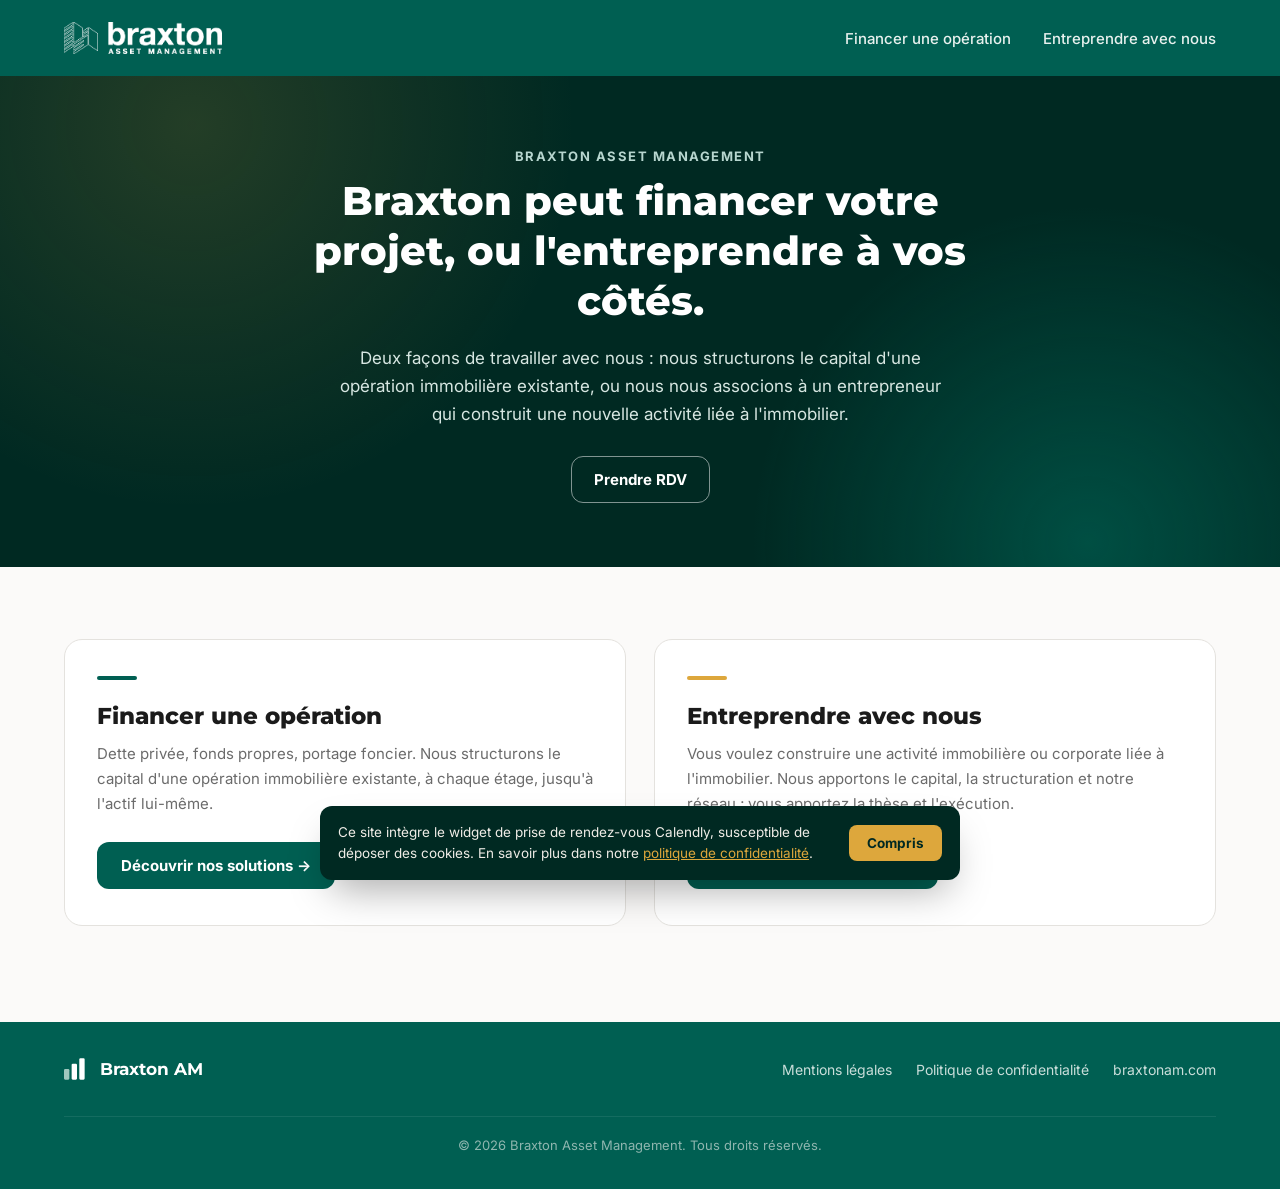
<file: index.html>
<!DOCTYPE html>
<html lang="fr">
<head>
<meta charset="UTF-8">
<meta name="viewport" content="width=device-width, initial-scale=1.0">
<title>Braxton Studio</title>
<meta name="description" content="Braxton structure le capital des opérations immobilières et s'associe à des entrepreneurs qui construisent de nouvelles activités liées à l'immobilier.">
<link rel="preconnect" href="https://fonts.googleapis.com">
<link rel="preconnect" href="https://fonts.gstatic.com" crossorigin>
<link href="https://fonts.googleapis.com/css2?family=Montserrat:wght@600;700;800&family=Inter:wght@400;500;600;700&display=swap" rel="stylesheet">
<link rel="stylesheet" href="style.css">
<link rel="icon" type="image/png" sizes="32x32" href="assets/favicon-braxtonam.png">
<link rel="icon" type="image/png" sizes="192x192" href="assets/favicon-braxtonam.png">
<link rel="apple-touch-icon" href="assets/favicon-braxtonam.png">
</head>
<body>

<!-- ===== HEADER ===== -->
<header class="site-header">
  <div class="container header-inner">
    <a href="index.html" class="logo">
      <img src="assets/braxton-am-logo-white.png" alt="Braxton Asset Management" class="logo-img">
    </a>
    <nav class="main-nav">
      <a href="financement.html">Financer une opération</a>
      <a href="lab.html">Entreprendre avec nous</a>
    </nav>
  </div>
</header>

<!-- ===== HERO / POSITIONNEMENT ===== -->
<section class="page-hero page-hero-glow">
  <div class="container page-hero-inner">
    <p class="eyebrow">Braxton Asset Management</p>
    <h1>Braxton peut financer votre projet, ou l'entreprendre à vos côtés.</h1>
    <p class="page-hero-lead">Deux façons de travailler avec nous : nous structurons le capital d'une opération immobilière existante, ou nous nous associons à un entrepreneur qui construit une nouvelle activité liée à l'immobilier.</p>
    <div class="page-hero-ctas">
      <a href="https://calendly.com/jb-braxtonam/30min" class="btn-secondary calendly-cta">Prendre RDV</a>
    </div>
  </div>
</section>

<!-- ===== DEUX PORTES D'ENTREE ===== -->
<section class="doors">
  <div class="container doors-grid">
    <a href="financement.html" class="door door-a reveal" aria-label="Financer une opération — Découvrir nos solutions">
      <span class="door-accent"></span>
      <h2>Financer une opération</h2>
      <p>Dette privée, fonds propres, portage foncier. Nous structurons le capital d'une opération immobilière existante, à chaque étage, jusqu'à l'actif lui-même.</p>
      <span class="btn-primary">Découvrir nos solutions &rarr;</span>
    </a>
    <a href="lab.html" class="door door-b reveal reveal-1" aria-label="Entreprendre avec nous — Découvrir Braxton Studio">
      <span class="door-accent"></span>
      <h2>Entreprendre avec nous</h2>
      <p>Vous voulez construire une activité immobilière ou corporate liée à l'immobilier. Nous apportons le capital, la structuration et notre réseau ; vous apportez la thèse et l'exécution.</p>
      <span class="btn-primary">Découvrir Braxton Studio &rarr;</span>
    </a>
  </div>
</section>

<!-- ===== FOOTER ===== -->
<footer class="site-footer">
  <div class="container footer-inner">
    <div class="footer-brand">
      <svg width="26" height="22" viewBox="0 0 34 28" fill="none"><rect x="0" y="14" width="7" height="14" rx="1.5" fill="#9FC7BE"/><rect x="10" y="7" width="7" height="21" rx="1.5" fill="#FFFFFF"/><rect x="20" y="0" width="7" height="28" rx="1.5" fill="#FFFFFF"/></svg>
      <span>Braxton AM</span>
    </div>
    <nav class="footer-nav">
      <a href="mentions-legales.html">Mentions légales</a>
      <a href="confidentialite.html">Politique de confidentialité</a>
      <a href="https://braxtonam.com" target="_blank" rel="noopener">braxtonam.com</a>
    </nav>
    <p class="footer-copy">© 2026 Braxton Asset Management. Tous droits réservés.</p>
  </div>
</footer>

<script src="script.js"></script>
</body>
</html>
</file>
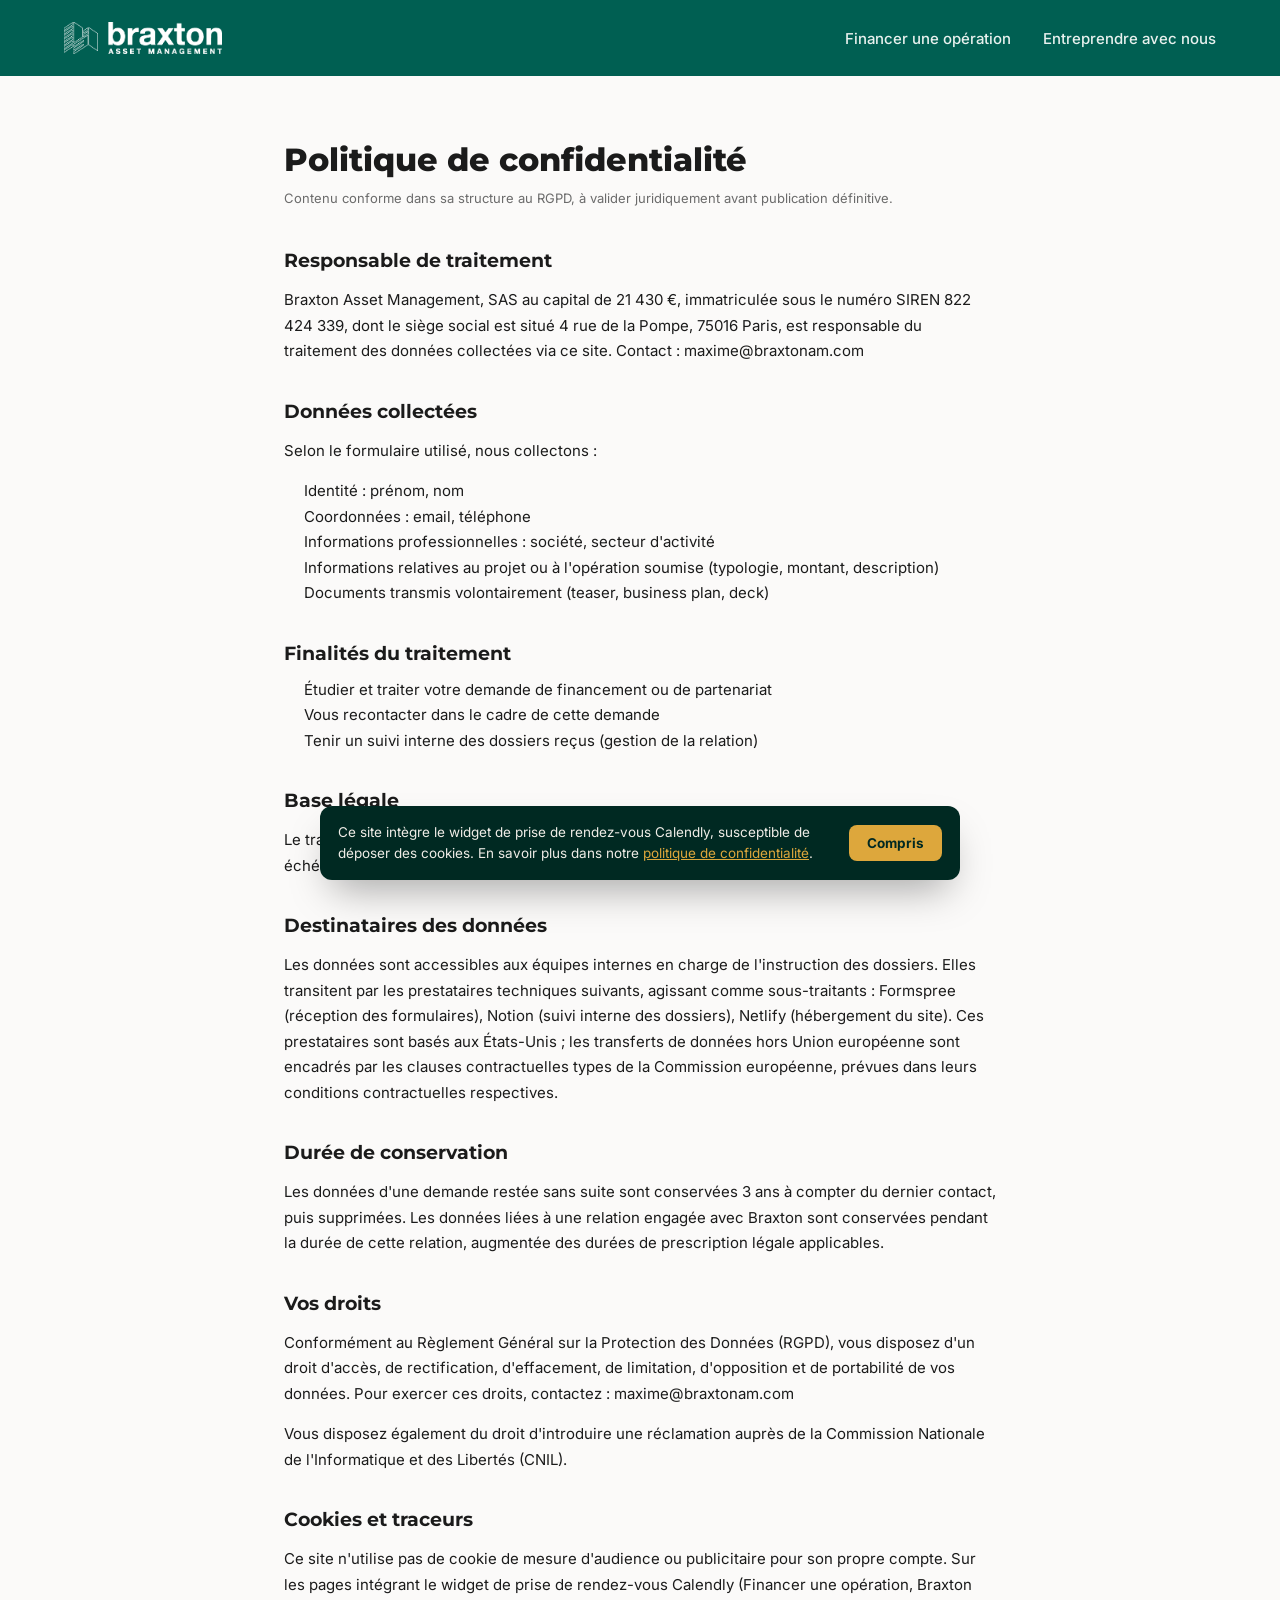
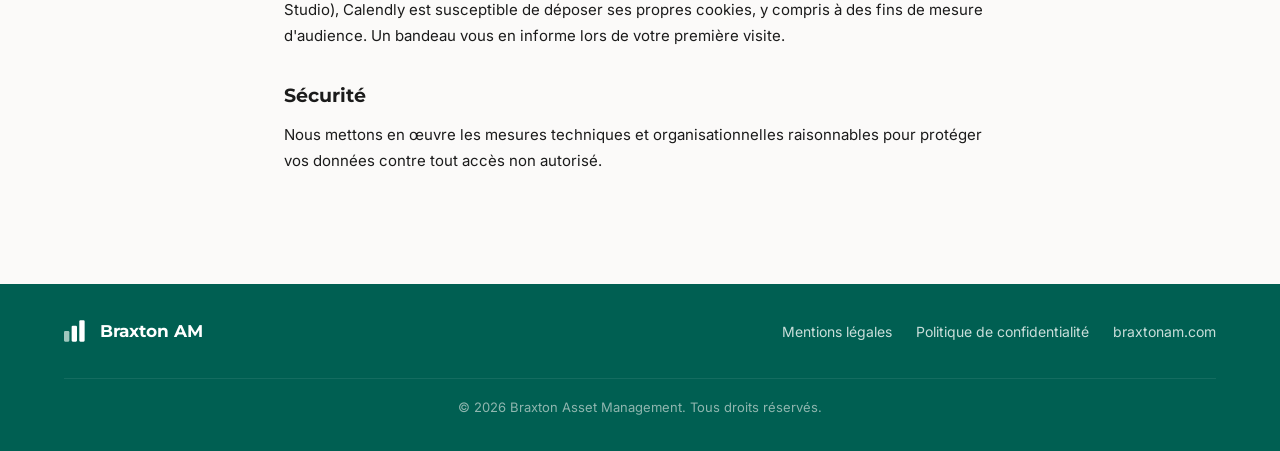
<file: confidentialite.html>
<!DOCTYPE html>
<html lang="fr">
<head>
<meta charset="UTF-8">
<meta name="viewport" content="width=device-width, initial-scale=1.0">
<title>Braxton Studio — Politique de confidentialité</title>
<meta name="description" content="Politique de confidentialité et protection des données personnelles du site Braxton Asset Management.">
<link rel="preconnect" href="https://fonts.googleapis.com">
<link rel="preconnect" href="https://fonts.gstatic.com" crossorigin>
<link href="https://fonts.googleapis.com/css2?family=Montserrat:wght@600;700;800&family=Inter:wght@400;500;600;700&display=swap" rel="stylesheet">
<link rel="stylesheet" href="style.css">
<link rel="icon" type="image/png" sizes="32x32" href="assets/favicon-braxtonam.png">
<link rel="icon" type="image/png" sizes="192x192" href="assets/favicon-braxtonam.png">
<link rel="apple-touch-icon" href="assets/favicon-braxtonam.png">
</head>
<body>

<!-- ===== HEADER ===== -->
<header class="site-header">
  <div class="container header-inner">
    <a href="index.html" class="logo">
      <img src="assets/braxton-am-logo-white.png" alt="Braxton Asset Management" class="logo-img">
    </a>
    <nav class="main-nav">
      <a href="financement.html">Financer une opération</a>
      <a href="lab.html">Entreprendre avec nous</a>
    </nav>
  </div>
</header>

<section class="legal-page">
  <div class="container">
    <h1>Politique de confidentialité</h1>
    <p class="updated">Contenu conforme dans sa structure au RGPD, à valider juridiquement avant publication définitive.</p>

    <h2>Responsable de traitement</h2>
    <p>
      Braxton Asset Management, SAS au capital de 21 430 €, immatriculée sous le numéro SIREN 822 424 339,
      dont le siège social est situé 4 rue de la Pompe, 75016 Paris,
      est responsable du traitement des données collectées via ce site.
      Contact : maxime@braxtonam.com
    </p>

    <h2>Données collectées</h2>
    <p>Selon le formulaire utilisé, nous collectons :</p>
    <ul>
      <li>Identité : prénom, nom</li>
      <li>Coordonnées : email, téléphone</li>
      <li>Informations professionnelles : société, secteur d'activité</li>
      <li>Informations relatives au projet ou à l'opération soumise (typologie, montant, description)</li>
      <li>Documents transmis volontairement (teaser, business plan, deck)</li>
    </ul>

    <h2>Finalités du traitement</h2>
    <ul>
      <li>Étudier et traiter votre demande de financement ou de partenariat</li>
      <li>Vous recontacter dans le cadre de cette demande</li>
      <li>Tenir un suivi interne des dossiers reçus (gestion de la relation)</li>
    </ul>

    <h2>Base légale</h2>
    <p>Le traitement repose sur votre consentement (soumission volontaire du formulaire) et, le cas échéant, sur nos intérêts légitimes à instruire les demandes qui nous sont adressées.</p>

    <h2>Destinataires des données</h2>
    <p>
      Les données sont accessibles aux équipes internes en charge de l'instruction des dossiers. Elles transitent par
      les prestataires techniques suivants, agissant comme sous-traitants : Formspree (réception des formulaires),
      Notion (suivi interne des dossiers), Netlify (hébergement du site).
      Ces prestataires sont basés aux États-Unis ; les transferts de données hors Union européenne sont encadrés par
      les clauses contractuelles types de la Commission européenne, prévues dans leurs conditions contractuelles respectives.
    </p>

    <h2>Durée de conservation</h2>
    <p>
      Les données d'une demande restée sans suite sont conservées 3 ans à compter du dernier contact, puis supprimées.
      Les données liées à une relation engagée avec Braxton sont conservées pendant la durée de cette relation,
      augmentée des durées de prescription légale applicables.
    </p>

    <h2>Vos droits</h2>
    <p>
      Conformément au Règlement Général sur la Protection des Données (RGPD), vous disposez d'un droit d'accès,
      de rectification, d'effacement, de limitation, d'opposition et de portabilité de vos données.
      Pour exercer ces droits, contactez : maxime@braxtonam.com
    </p>
    <p>
      Vous disposez également du droit d'introduire une réclamation auprès de la Commission Nationale de
      l'Informatique et des Libertés (CNIL).
    </p>

    <h2>Cookies et traceurs</h2>
    <p>
      Ce site n'utilise pas de cookie de mesure d'audience ou publicitaire pour son propre compte. Sur les pages
      intégrant le widget de prise de rendez-vous Calendly (Financer une opération, Braxton Studio), Calendly est
      susceptible de déposer ses propres cookies, y compris à des fins de mesure d'audience. Un bandeau vous en informe
      lors de votre première visite.
    </p>

    <h2>Sécurité</h2>
    <p>Nous mettons en œuvre les mesures techniques et organisationnelles raisonnables pour protéger vos données contre tout accès non autorisé.</p>
  </div>
</section>

<!-- ===== FOOTER ===== -->
<footer class="site-footer">
  <div class="container footer-inner">
    <div class="footer-brand">
      <svg width="26" height="22" viewBox="0 0 34 28" fill="none"><rect x="0" y="14" width="7" height="14" rx="1.5" fill="#9FC7BE"/><rect x="10" y="7" width="7" height="21" rx="1.5" fill="#FFFFFF"/><rect x="20" y="0" width="7" height="28" rx="1.5" fill="#FFFFFF"/></svg>
      <span>Braxton AM</span>
    </div>
    <nav class="footer-nav">
      <a href="mentions-legales.html">Mentions légales</a>
      <a href="confidentialite.html">Politique de confidentialité</a>
      <a href="https://braxtonam.com" target="_blank" rel="noopener">braxtonam.com</a>
    </nav>
    <p class="footer-copy">© 2026 Braxton Asset Management. Tous droits réservés.</p>
  </div>
</footer>

<script src="script.js"></script>
</body>
</html>
</file>
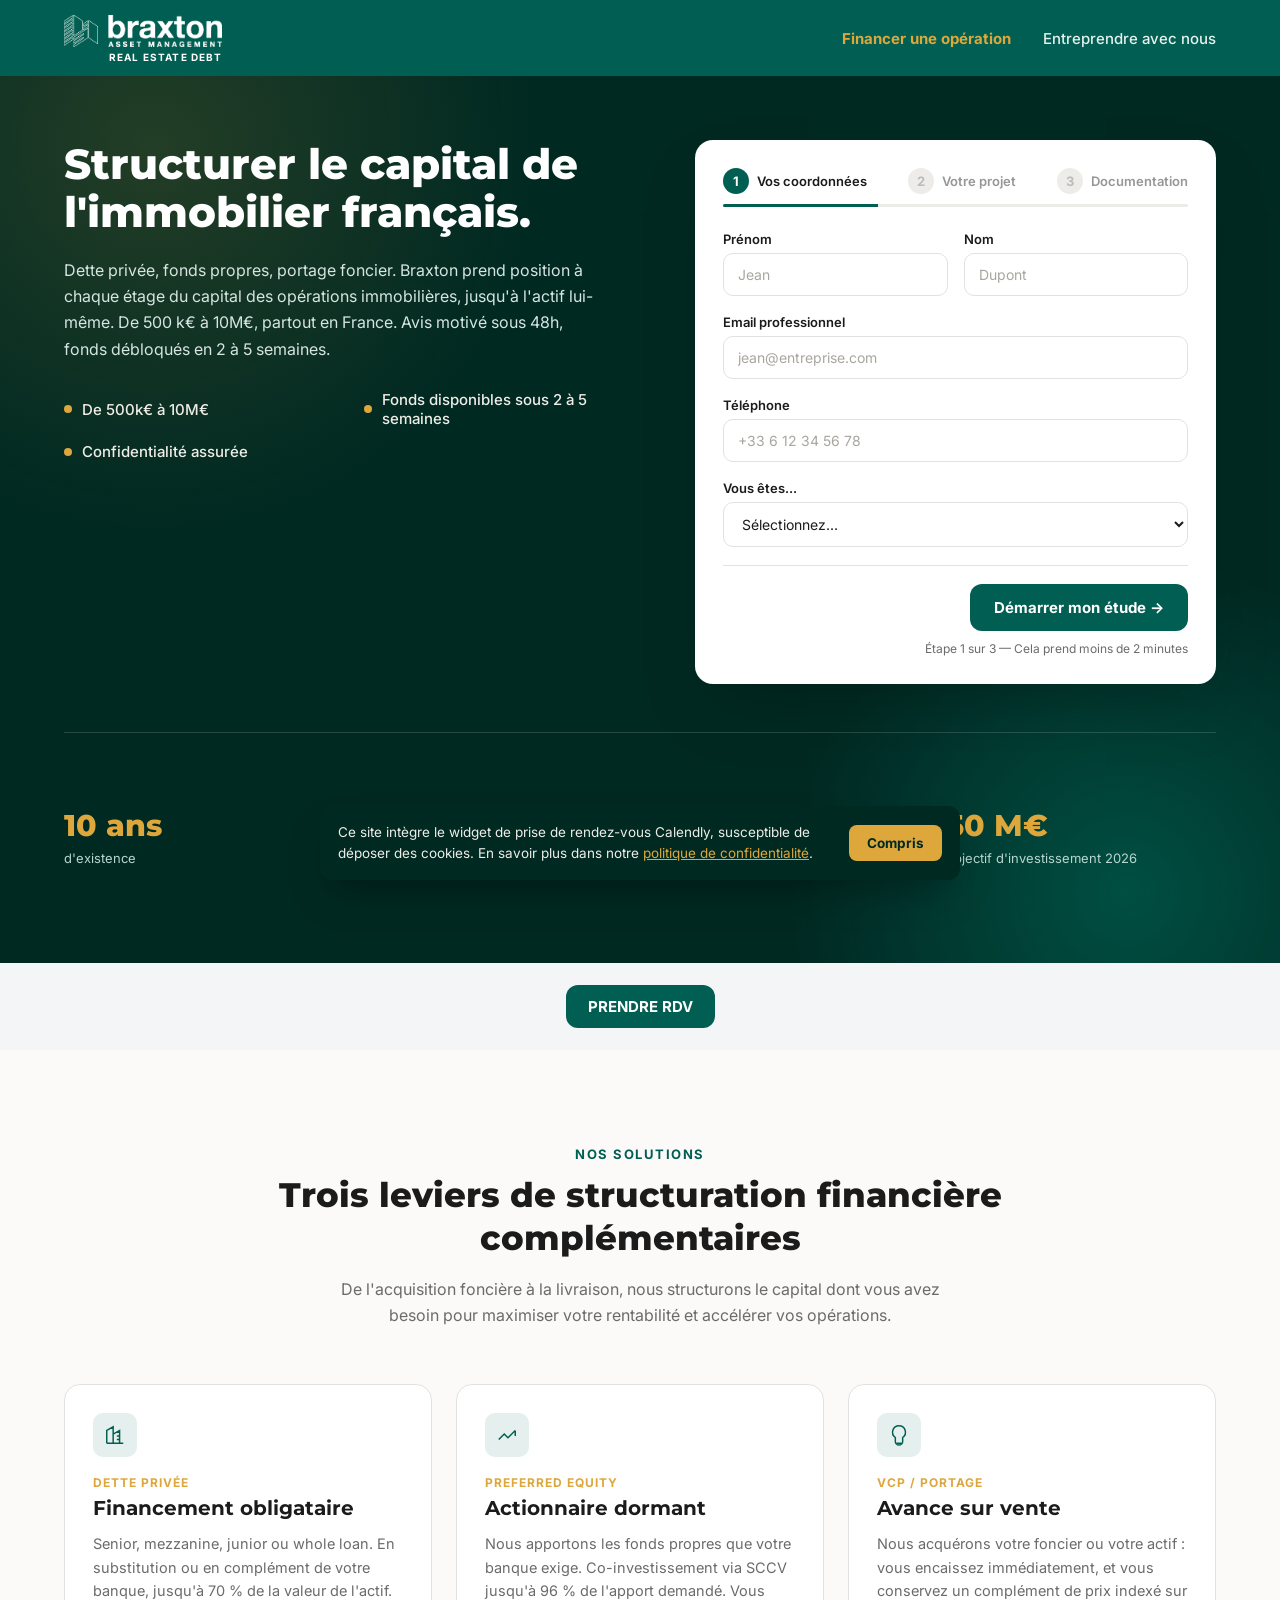
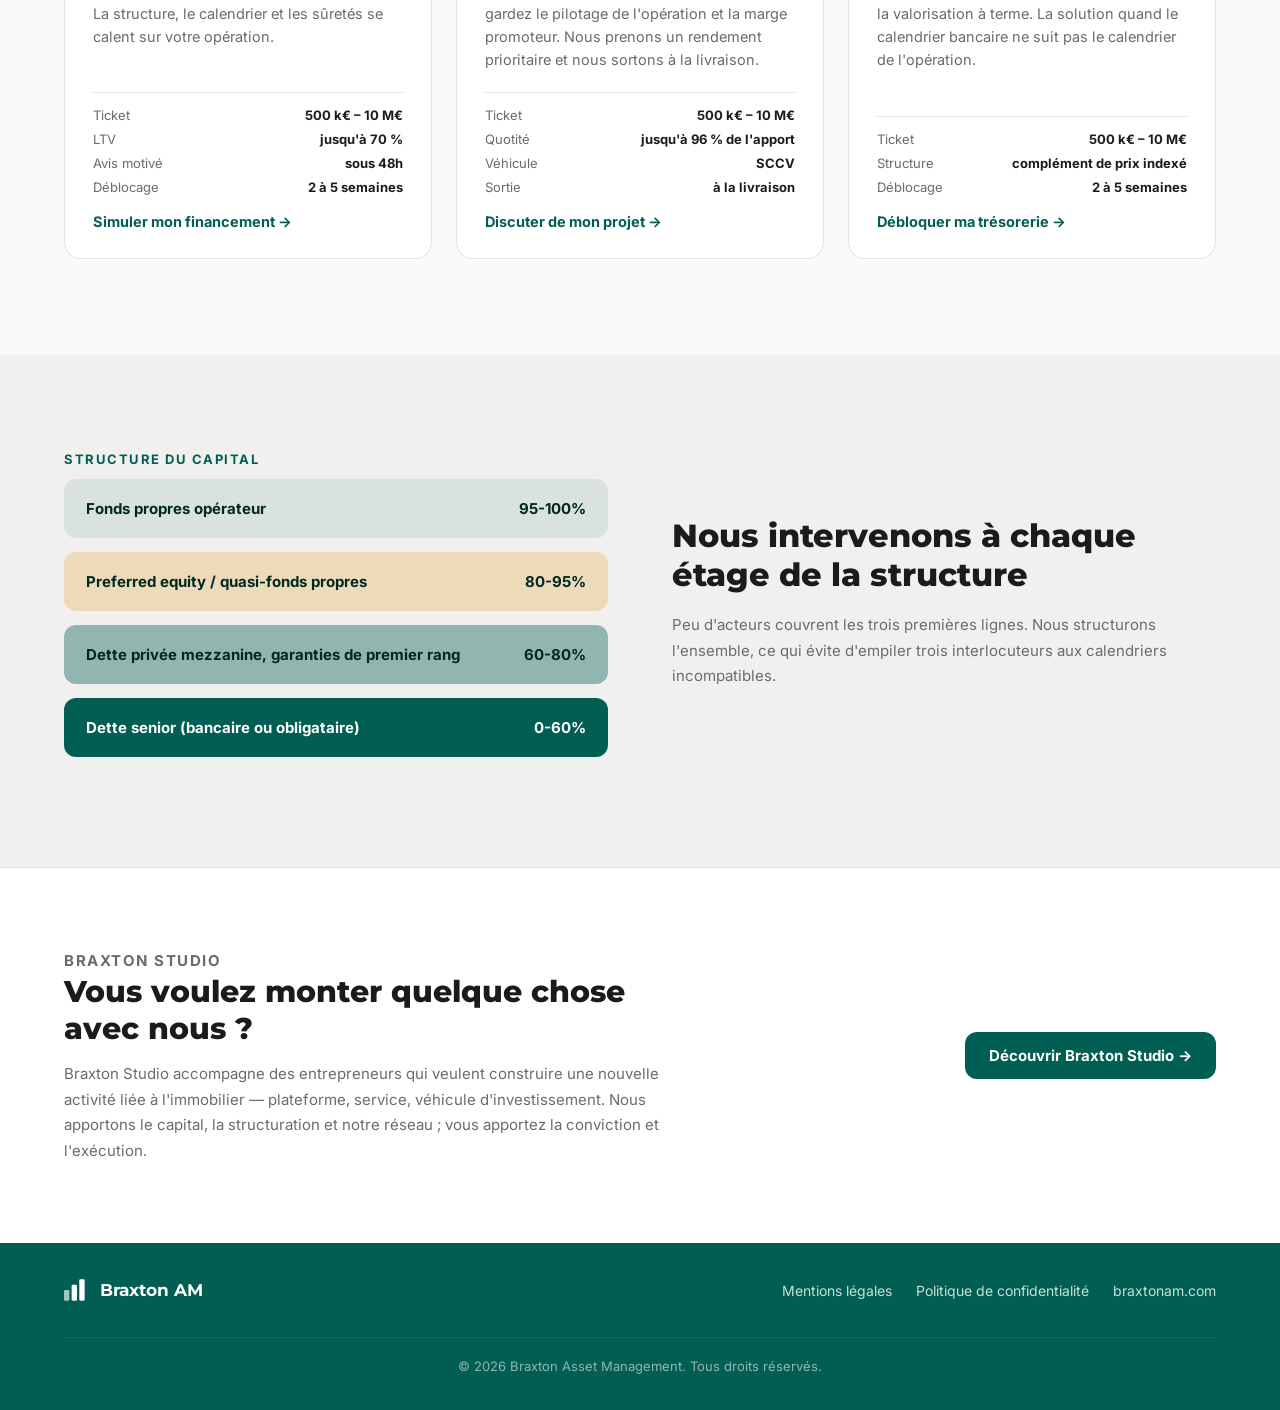
<file: financement.html>
<!DOCTYPE html>
<html lang="fr">
<head>
<meta charset="UTF-8">
<meta name="viewport" content="width=device-width, initial-scale=1.0">
<title>Braxton Studio — Financer une opération</title>
<meta name="description" content="Dette privée, fonds propres, portage foncier : Braxton structure le capital de vos opérations immobilières, de 500 k€ à 10 M€, partout en France.">
<link rel="preconnect" href="https://fonts.googleapis.com">
<link rel="preconnect" href="https://fonts.gstatic.com" crossorigin>
<link href="https://fonts.googleapis.com/css2?family=Montserrat:wght@600;700;800&family=Inter:wght@400;500;600;700&display=swap" rel="stylesheet">
<link rel="stylesheet" href="style.css">
<link rel="icon" type="image/png" sizes="32x32" href="assets/favicon-braxtonam.png">
<link rel="icon" type="image/png" sizes="192x192" href="assets/favicon-braxtonam.png">
<link rel="apple-touch-icon" href="assets/favicon-braxtonam.png">
<link rel="stylesheet" href="https://assets.calendly.com/assets/external/widget.css">
<script src="https://assets.calendly.com/assets/external/widget.js" defer></script>
</head>
<body>

<!-- ===== HEADER ===== -->
<header class="site-header">
  <div class="container header-inner">
    <a href="index.html" class="logo logo-with-tagline">
      <img src="assets/braxton-am-logo-white.png" alt="Braxton Asset Management" class="logo-img">
      <span class="logo-tagline">Real Estate Debt</span>
    </a>
    <nav class="main-nav">
      <a href="financement.html" class="active">Financer une opération</a>
      <a href="lab.html">Entreprendre avec nous</a>
    </nav>
  </div>
</header>

<!-- ===== HERO ===== -->
<section class="hero">
  <div class="container hero-inner">
    <div class="hero-copy">
      <h1>Structurer le capital de l'immobilier français.</h1>
      <p class="hero-lead">
        Dette privée, fonds propres, portage foncier. Braxton prend position à chaque étage
        du capital des opérations immobilières, jusqu'à l'actif lui-même. De 500 k€ à 10M€,
        partout en France. Avis motivé sous 48h, fonds débloqués en 2 à 5 semaines.
      </p>
      <ul class="hero-points">
        <li><span class="dot"></span>De 500k€ à 10M€</li>
        <li><span class="dot"></span>Fonds disponibles sous 2 à 5 semaines</li>
        <li><span class="dot"></span>Confidentialité assurée</li>
      </ul>
    </div>

    <!-- ===== MULTI-STEP FORM ===== -->
    <div class="form-card" id="leadForm">
      <div class="steps-bar">
        <div class="step-item active" data-step-indicator="1">
          <span class="step-circle">1</span><span class="step-label">Vos coordonnées</span>
        </div>
        <div class="step-item" data-step-indicator="2">
          <span class="step-circle">2</span><span class="step-label">Votre projet</span>
        </div>
        <div class="step-item" data-step-indicator="3">
          <span class="step-circle">3</span><span class="step-label">Documentation</span>
        </div>
      </div>
      <div class="steps-track"><div class="steps-progress" id="stepsProgress"></div></div>

      <form id="multiStepForm" novalidate>
        <!-- STEP 1 -->
        <div class="form-step active" data-step="1">
          <div class="form-row">
            <div class="form-field">
              <label for="prenom">Prénom</label>
              <input type="text" id="prenom" name="prenom" placeholder="Jean" required>
            </div>
            <div class="form-field">
              <label for="nom">Nom</label>
              <input type="text" id="nom" name="nom" placeholder="Dupont" required>
            </div>
          </div>
          <div class="form-field">
            <label for="email">Email professionnel</label>
            <input type="email" id="email" name="email" placeholder="jean@entreprise.com" required>
          </div>
          <div class="form-field">
            <label for="telephone">Téléphone</label>
            <input type="tel" id="telephone" name="telephone" placeholder="+33 6 12 34 56 78" required>
          </div>
          <div class="form-field">
            <label for="secteur">Vous êtes...</label>
            <select id="secteur" name="secteur" required>
              <option value="" disabled selected>Sélectionnez...</option>
              <option>Promoteur immobilier</option>
              <option>Marchand de biens</option>
              <option>Foncière / SCPI</option>
              <option>Family Office</option>
              <option>Apporteur d'affaires</option>
              <option>Autre opérateur</option>
              <option>Autre</option>
            </select>
          </div>
        </div>

        <!-- STEP 2 -->
        <div class="form-step" data-step="2">
          <div class="form-field">
            <label for="besoin">Votre besoin principal</label>
            <select id="besoin" name="besoin" required>
              <option value="" disabled selected>Sélectionnez votre besoin...</option>
              <option>Financement rapide (Dette / Substitution banque)</option>
              <option>J'ai la dette bancaire, je cherche l'apport (Quasi-fonds propres)</option>
              <option>J'ai un besoin de trésorerie urgent (Portage foncier)</option>
            </select>
          </div>
          <div class="form-field">
            <label for="typologie">Typologie d'actif</label>
            <select id="typologie" name="typologie" required>
              <option value="" disabled selected>Sélectionnez...</option>
              <option>Résidentiel</option>
              <option>Bureau</option>
              <option>Commerce</option>
              <option>Logistique / Activité</option>
              <option>Hôtellerie</option>
              <option>Mixte</option>
              <option>Autre</option>
            </select>
          </div>
          <div class="form-field">
            <label for="valorisation">Montant d'accompagnement financier souhaité</label>
            <input type="number" id="valorisation" name="valorisation" placeholder="Ex : 5 000 000 €">
          </div>
          <div class="form-field">
            <label for="besoinLibre">Décrivez-nous votre besoin <span class="optional">(optionnel)</span></label>
            <textarea id="besoinLibre" name="besoinLibre" rows="3" placeholder="Précisez le contexte de votre projet..."></textarea>
          </div>
        </div>

        <!-- STEP 3 -->
        <div class="form-step" data-step="3">
          <div class="form-field">
            <label>Uploadez votre Teaser / Business Plan</label>
            <label class="dropzone" for="fileUpload" id="dropzone">
              <input type="file" id="fileUpload" name="fileUpload" accept=".pdf,.doc,.docx" hidden>
              <svg width="28" height="28" viewBox="0 0 24 24" fill="none" stroke="currentColor" stroke-width="1.6"><path d="M12 16V4M12 4l-4 4M12 4l4 4"/><path d="M4 16v2a2 2 0 002 2h12a2 2 0 002-2v-2"/></svg>
              <span id="dropzoneText">Glissez un PDF ou cliquez ici</span>
            </label>
            <p class="hint">Formats acceptés : PDF, DOC, DOCX — Max 25 Mo</p>
          </div>
        </div>

        <div class="form-footer">
          <button type="button" class="btn-link" id="btnBack" hidden>&larr; Retour</button>
          <button type="submit" class="btn-primary" id="btnNext">Démarrer mon étude &rarr;</button>
        </div>
        <p class="step-hint" id="stepHint">Étape 1 sur 3 — Cela prend moins de 2 minutes</p>
      </form>

      <div class="success-panel" id="formSuccess" hidden>
        <div class="success-icon">
          <svg width="30" height="30" viewBox="0 0 24 24" fill="none" stroke="currentColor" stroke-width="2.4" stroke-linecap="round" stroke-linejoin="round"><path d="M20 6L9 17l-5-5"/></svg>
        </div>
        <h3>Votre dossier a bien été transmis&nbsp;!</h3>
        <p>Merci, votre demande a été envoyée avec succès à notre équipe. Un responsable
        d'investissement Braxton l'étudie et revient vers vous <strong>sous 48h</strong> pour
        échanger sur votre projet.</p>
      </div>
    </div>
  </div>
  <div class="container">
    <div class="stats-bar">
      <div class="stat-item"><p class="stat-number"><span class="stat-count" data-count-to="10">0</span>&nbsp;ans</p><p class="stat-label">d'existence</p></div>
      <div class="stat-item"><p class="stat-number"><span class="stat-count" data-count-to="80">0</span>&nbsp;M€+</p><p class="stat-label">de dossiers structurés</p></div>
      <div class="stat-item"><p class="stat-number">Toutes</p><p class="stat-label">typologies d'actifs financés</p></div>
      <div class="stat-item"><p class="stat-number"><span class="stat-count" data-count-to="50">0</span>&nbsp;M€</p><p class="stat-label">objectif d'investissement 2026</p></div>
    </div>
  </div>
</section>

<!-- ===== CALL BAR ===== -->
<section class="call-bar">
  <div class="container call-bar-inner">
    <a href="https://calendly.com/jb-braxtonam/30min" class="btn-primary calendly-cta" id="planCallBtn">PRENDRE RDV</a>
  </div>
</section>

<!-- ===== SOLUTIONS ===== -->
<section class="solutions" id="solutions">
  <div class="container">
    <p class="eyebrow">Nos solutions</p>
    <h2>Trois leviers de structuration financière complémentaires</h2>
    <p class="section-lead">De l'acquisition foncière à la livraison, nous structurons le capital dont vous avez besoin pour maximiser votre rentabilité et accélérer vos opérations.</p>

    <div class="cards-grid">
      <a href="financement.html?besoin=dette" class="solution-card reveal" aria-label="Financement obligataire — Simuler mon financement">
        <div class="card-icon"><svg width="22" height="22" viewBox="0 0 24 24" fill="none" stroke="currentColor" stroke-width="1.6"><path d="M3 21V7l7-4v18M3 21h18M10 21V11l7-4v14M14 9h3M14 13h3M14 17h3"/></svg></div>
        <p class="card-eyebrow">Dette privée</p>
        <h3>Financement obligataire</h3>
        <p>Senior, mezzanine, junior ou whole loan. En substitution ou en complément de votre banque, jusqu'à 70&nbsp;% de la valeur de l'actif. La structure, le calendrier et les sûretés se calent sur votre opération.</p>
        <div class="card-specs">
          <div class="spec-row"><span>Ticket</span><strong>500&nbsp;k€ – 10&nbsp;M€</strong></div>
          <div class="spec-row"><span>LTV</span><strong>jusqu'à 70&nbsp;%</strong></div>
          <div class="spec-row"><span>Avis motivé</span><strong>sous 48h</strong></div>
          <div class="spec-row"><span>Déblocage</span><strong>2 à 5 semaines</strong></div>
        </div>
        <span class="card-link">Simuler mon financement &rarr;</span>
      </a>

      <a href="financement.html?besoin=equity" class="solution-card reveal reveal-1" aria-label="Actionnaire dormant — Discuter de mon projet">
        <div class="card-icon"><svg width="22" height="22" viewBox="0 0 24 24" fill="none" stroke="currentColor" stroke-width="1.6"><path d="M3 17l6-6 4 4 8-8M21 7v6"/></svg></div>
        <p class="card-eyebrow">Preferred equity</p>
        <h3>Actionnaire dormant</h3>
        <p>Nous apportons les fonds propres que votre banque exige. Co-investissement via SCCV jusqu'à 96&nbsp;% de l'apport demandé. Vous gardez le pilotage de l'opération et la marge promoteur. Nous prenons un rendement prioritaire et nous sortons à la livraison.</p>
        <div class="card-specs">
          <div class="spec-row"><span>Ticket</span><strong>500&nbsp;k€ – 10&nbsp;M€</strong></div>
          <div class="spec-row"><span>Quotité</span><strong>jusqu'à 96&nbsp;% de l'apport</strong></div>
          <div class="spec-row"><span>Véhicule</span><strong>SCCV</strong></div>
          <div class="spec-row"><span>Sortie</span><strong>à la livraison</strong></div>
        </div>
        <span class="card-link">Discuter de mon projet &rarr;</span>
      </a>

      <a href="financement.html?besoin=portage" class="solution-card reveal reveal-2" aria-label="Avance sur vente — Débloquer ma trésorerie">
        <div class="card-icon"><svg width="22" height="22" viewBox="0 0 24 24" fill="none" stroke="currentColor" stroke-width="1.6"><path d="M12 2a7 7 0 00-4 12.75V19a4 4 0 008 0v-4.25A7 7 0 0012 2z"/><path d="M9 21h6"/></svg></div>
        <p class="card-eyebrow">VCP / Portage</p>
        <h3>Avance sur vente</h3>
        <p>Nous acquérons votre foncier ou votre actif : vous encaissez immédiatement, et vous conservez un complément de prix indexé sur la valorisation à terme. La solution quand le calendrier bancaire ne suit pas le calendrier de l'opération.</p>
        <div class="card-specs">
          <div class="spec-row"><span>Ticket</span><strong>500&nbsp;k€ – 10&nbsp;M€</strong></div>
          <div class="spec-row"><span>Structure</span><strong>complément de prix indexé</strong></div>
          <div class="spec-row"><span>Déblocage</span><strong>2 à 5 semaines</strong></div>
        </div>
        <span class="card-link">Débloquer ma trésorerie &rarr;</span>
      </a>
    </div>
  </div>
</section>

<!-- ===== LTV / STRUCTURE DU CAPITAL ===== -->
<section class="capital">
  <div class="container capital-inner">
    <div class="ltv-col reveal">
      <p class="eyebrow">Structure du capital</p>
      <div class="ltv-bar bar-1"><span>Fonds propres opérateur</span><strong>95-100%</strong></div>
      <div class="ltv-bar bar-2"><span>Preferred equity / quasi-fonds propres</span><strong>80-95%</strong></div>
      <div class="ltv-bar bar-3"><span>Dette privée mezzanine, garanties de premier rang</span><strong>60-80%</strong></div>
      <div class="ltv-bar bar-4"><span>Dette senior (bancaire ou obligataire)</span><strong>0-60%</strong></div>
    </div>
    <div class="capital-col reveal reveal-1">
      <h2>Nous intervenons à chaque étage de la structure</h2>
      <p>Peu d'acteurs couvrent les trois premières lignes. Nous structurons l'ensemble, ce qui évite d'empiler trois interlocuteurs aux calendriers incompatibles.</p>
    </div>
  </div>
</section>

<!-- ===== BRAXTON STUDIO ===== -->
<section class="lab" id="lab">
  <div class="container lab-inner reveal">
    <div class="lab-copy">
      <p class="eyebrow">Braxton Studio</p>
      <h2>Vous voulez monter quelque chose avec nous&nbsp;?</h2>
      <p>Braxton Studio accompagne des entrepreneurs qui veulent construire une nouvelle activité liée à l'immobilier — plateforme, service, véhicule d'investissement. Nous apportons le capital, la structuration et notre réseau ; vous apportez la conviction et l'exécution.</p>
    </div>
    <a href="lab.html" class="btn-primary">Découvrir Braxton Studio &rarr;</a>
  </div>
</section>

<!-- ===== FOOTER ===== -->
<footer class="site-footer">
  <div class="container footer-inner">
    <div class="footer-brand">
      <svg width="26" height="22" viewBox="0 0 34 28" fill="none"><rect x="0" y="14" width="7" height="14" rx="1.5" fill="#9FC7BE"/><rect x="10" y="7" width="7" height="21" rx="1.5" fill="#FFFFFF"/><rect x="20" y="0" width="7" height="28" rx="1.5" fill="#FFFFFF"/></svg>
      <span>Braxton AM</span>
    </div>
    <nav class="footer-nav">
      <a href="mentions-legales.html">Mentions légales</a>
      <a href="confidentialite.html">Politique de confidentialité</a>
      <a href="https://braxtonam.com" target="_blank" rel="noopener">braxtonam.com</a>
    </nav>
    <p class="footer-copy">© 2026 Braxton Asset Management. Tous droits réservés.</p>
  </div>
</footer>

<script src="script.js"></script>
</body>
</html>
</file>
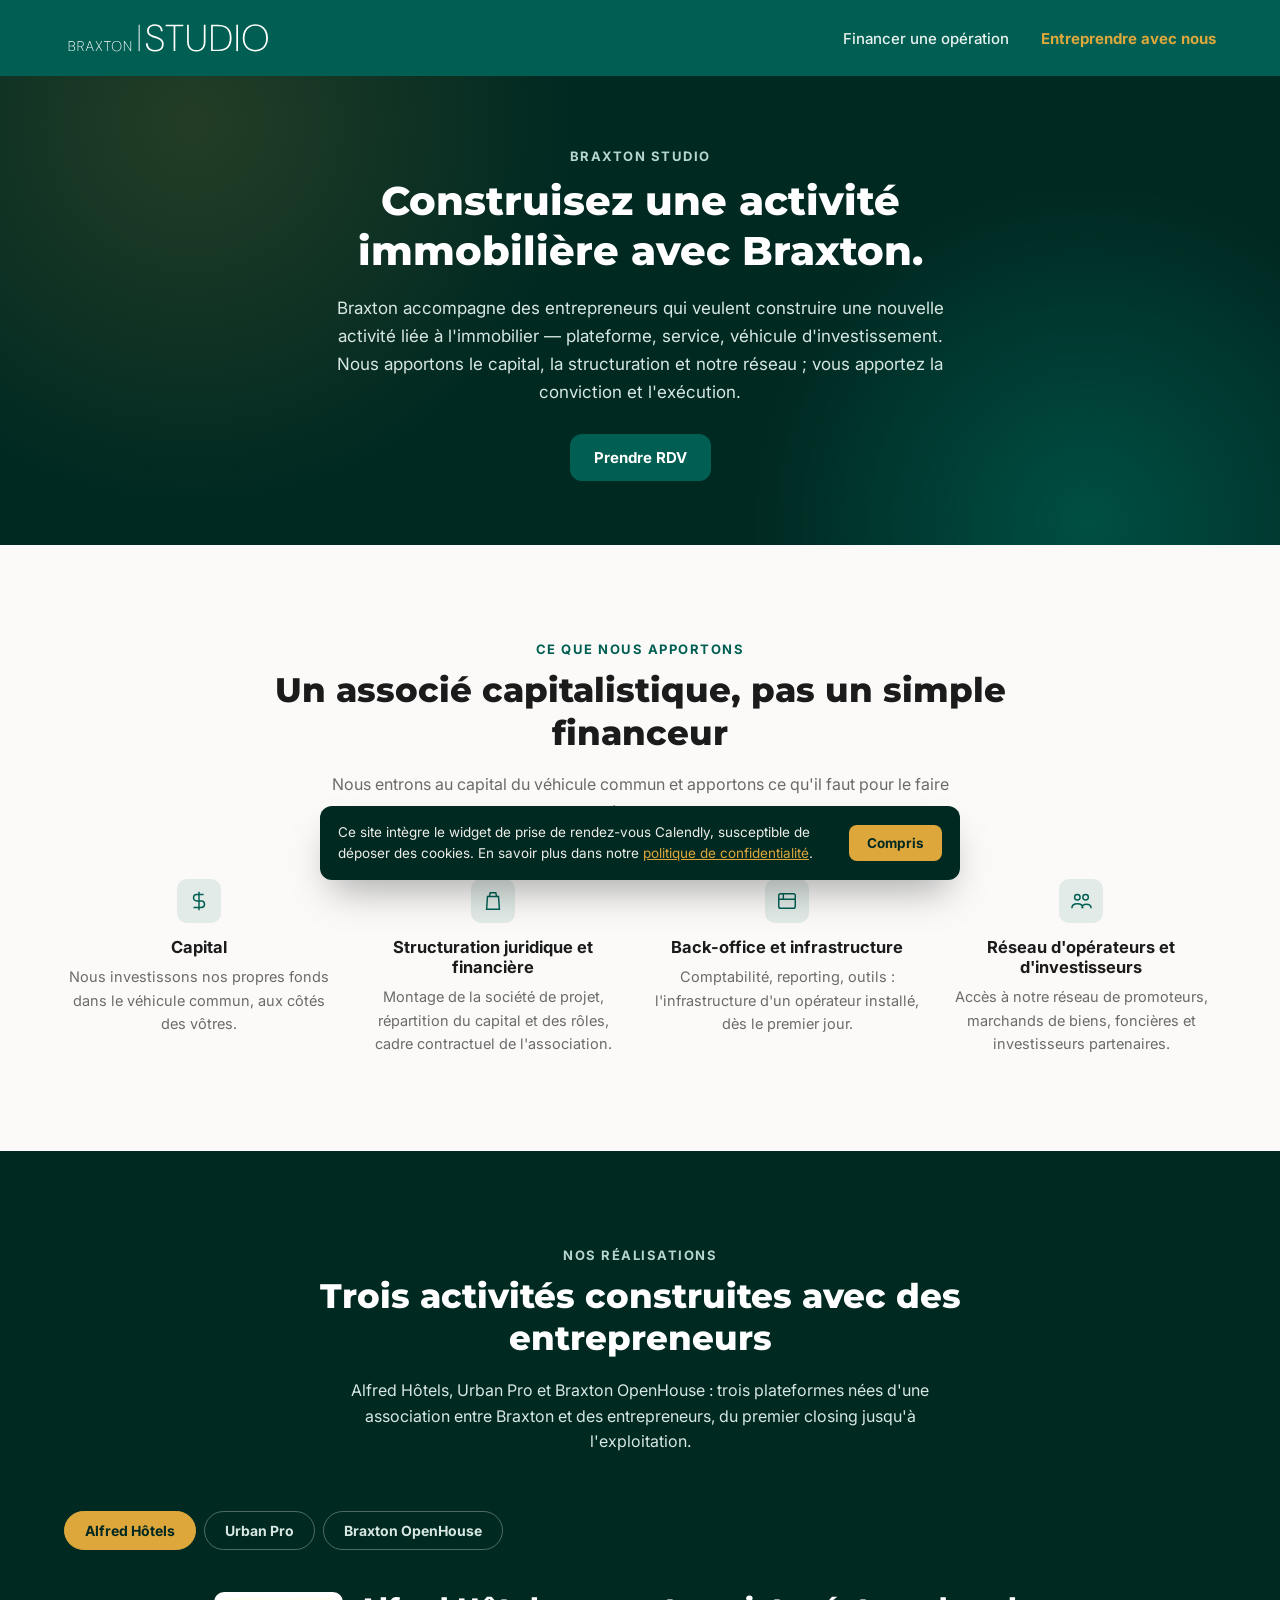
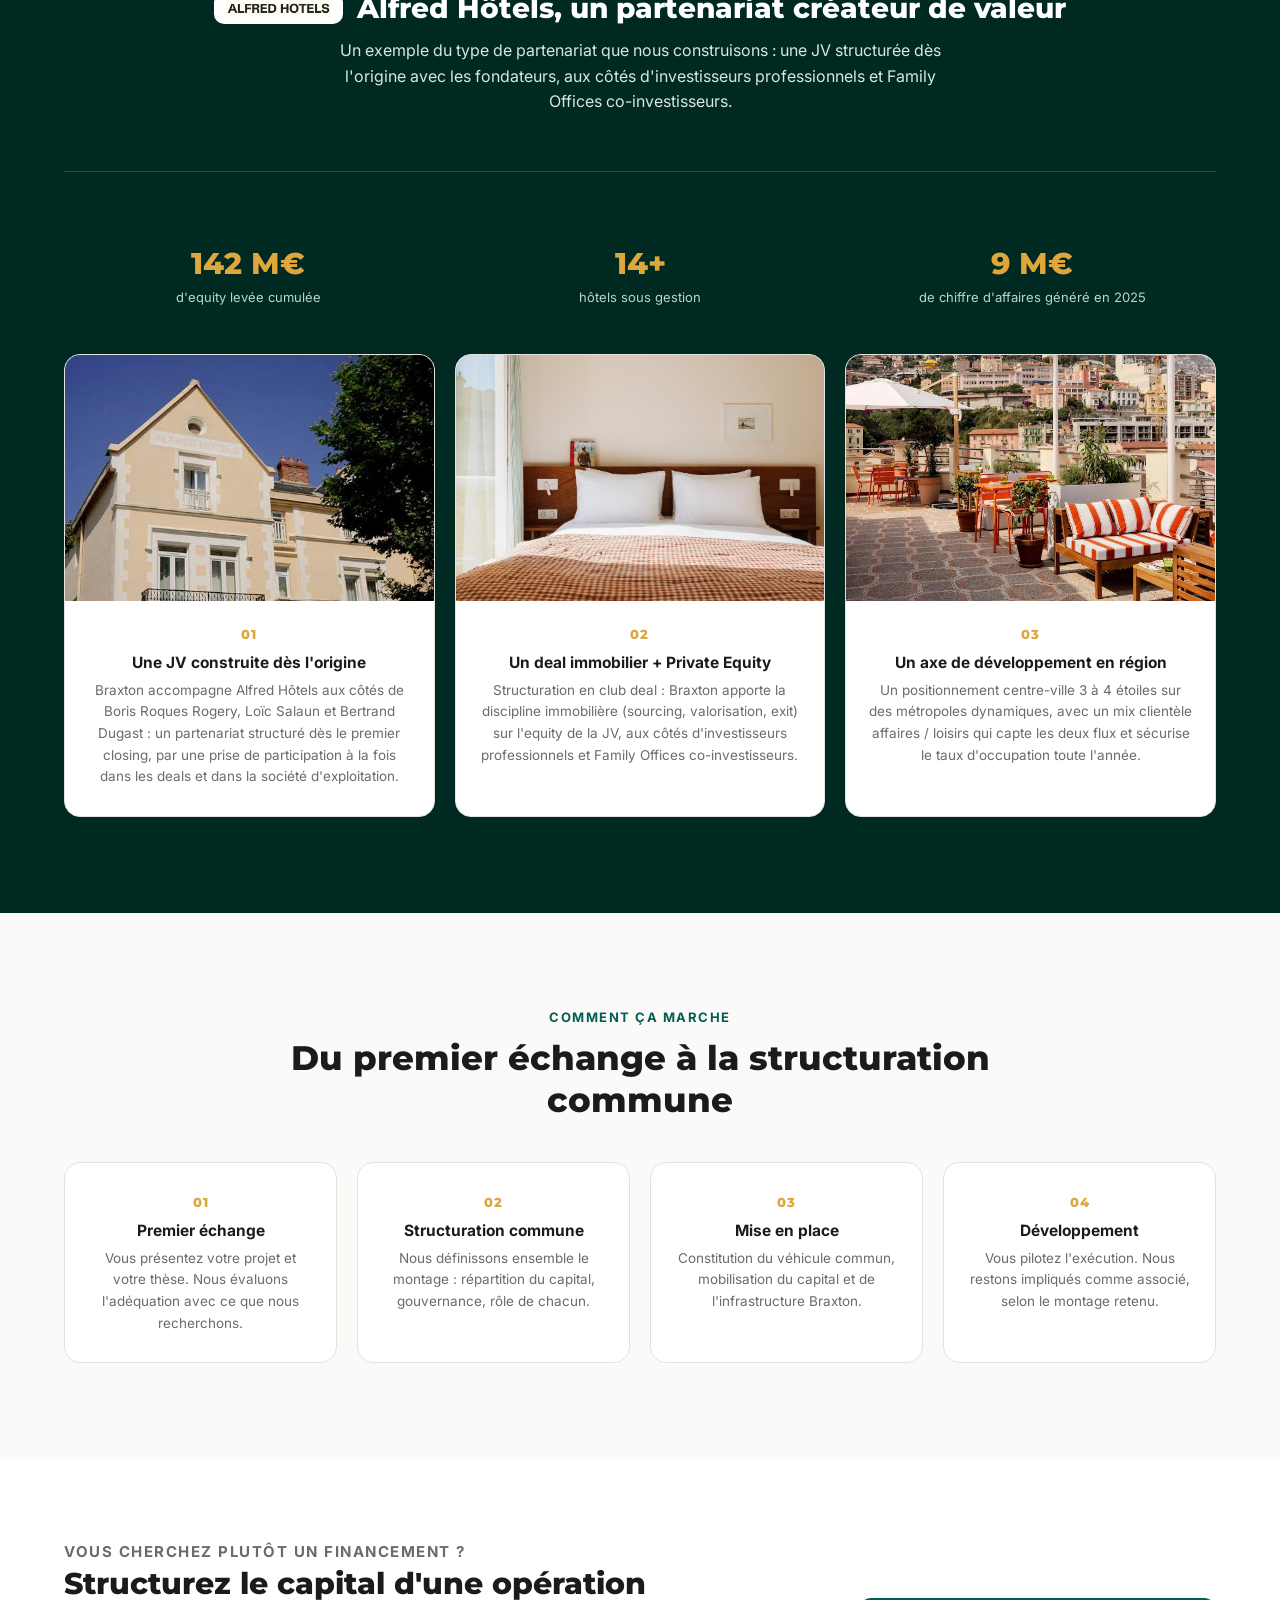
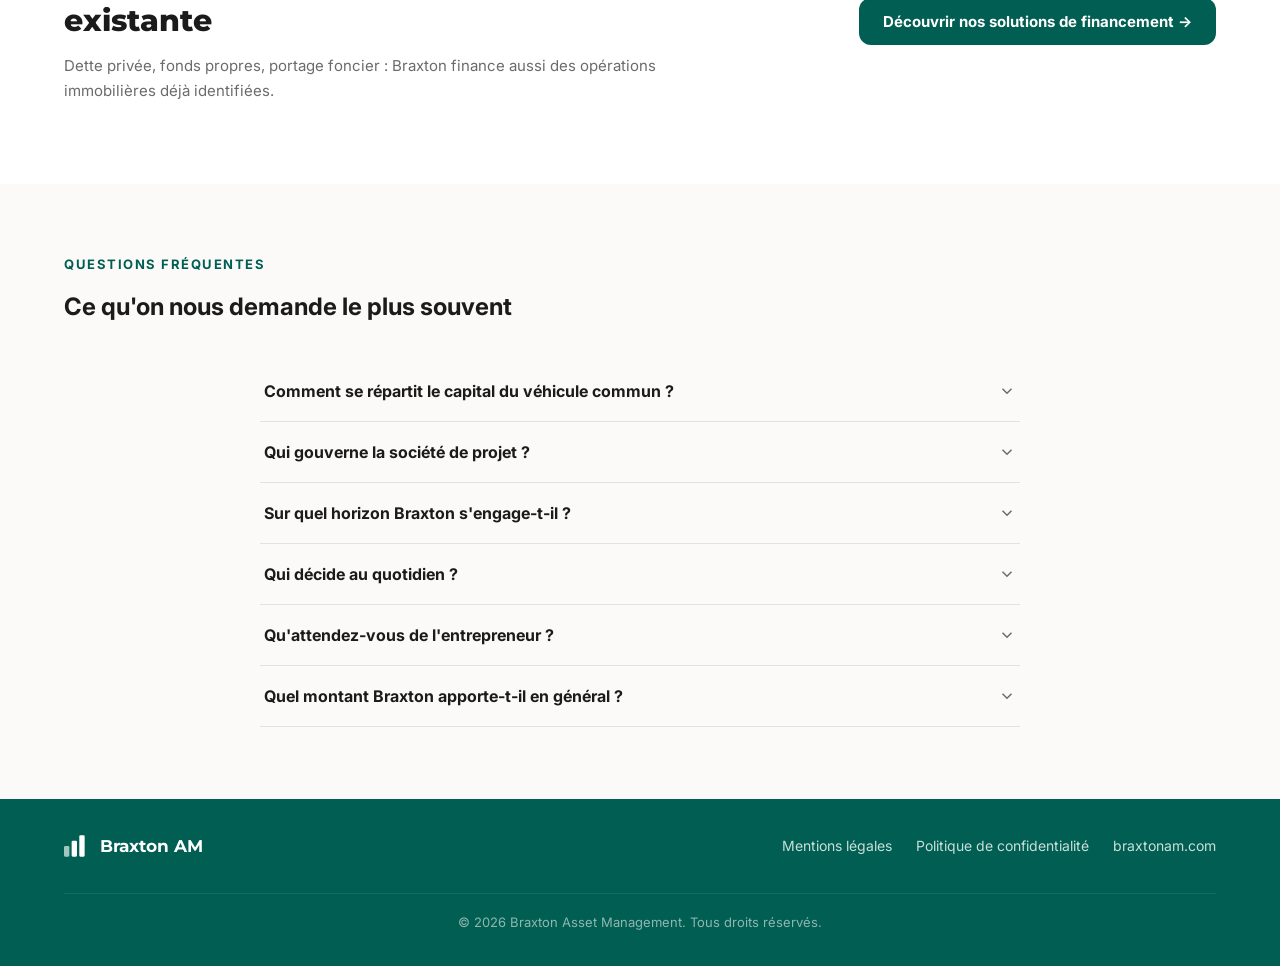
<file: lab.html>
<!DOCTYPE html>
<html lang="fr">
<head>
<meta charset="UTF-8">
<meta name="viewport" content="width=device-width, initial-scale=1.0">
<title>Braxton Studio — Entreprendre avec nous</title>
<meta name="description" content="Braxton s'associe à des entrepreneurs qui construisent une nouvelle activité liée à l'immobilier : hôtellerie, immobilier d'activité, coliving. Capital, structuration, réseau et infrastructure.">
<link rel="preconnect" href="https://fonts.googleapis.com">
<link rel="preconnect" href="https://fonts.gstatic.com" crossorigin>
<link href="https://fonts.googleapis.com/css2?family=Montserrat:wght@600;700;800&family=Inter:wght@400;500;600;700&display=swap" rel="stylesheet">
<link rel="stylesheet" href="style.css">
<link rel="icon" type="image/png" sizes="32x32" href="assets/favicon-braxtonam.png">
<link rel="icon" type="image/png" sizes="192x192" href="assets/favicon-braxtonam.png">
<link rel="apple-touch-icon" href="assets/favicon-braxtonam.png">
<link rel="stylesheet" href="https://assets.calendly.com/assets/external/widget.css">
<script src="https://assets.calendly.com/assets/external/widget.js" defer></script>
</head>
<body>

<!-- ===== HEADER ===== -->
<header class="site-header">
  <div class="container header-inner">
    <a href="index.html" class="logo" aria-label="Braxton Studio, retour à l'accueil">
      <svg class="logo-lockup" viewBox="0 0 448.78 76.36" xmlns="http://www.w3.org/2000/svg" role="img" aria-hidden="true"><g transform="translate(10.00 66.00) scale(0.030387 -0.030387)" fill="currentColor"><path d="M77.2506103515625,0L77.2506103515625,700L292.2506103515625,700Q366.53424072265625,700 413.6424255371094,676Q460.7506103515625,652 483.2506103515625,612.3092041015625Q505.7506103515625,572.6183471679688 505.7506103515625,525.5Q505.7506103515625,470 482.2506103515625,434Q458.7506103515625,398 421.7506103515625,379Q384.7506103515625,360 344.7506103515625,354.5L351.00048828125,364Q394.8610534667969,363 433.7432861328125,340.25Q472.62554931640625,317.5 497.1880798339844,279Q521.7506103515625,240.5 521.7506103515625,191Q521.7506103515625,140.5 498.87567138671875,97Q476.000732421875,53.5 426.750732421875,26.75Q377.500732421875,0 298.2506103515625,0L77.2506103515625,0ZM122.2506103515625,39.5L300.2506103515625,39.5Q383.1304931640625,39.5 428.8780212402344,79.93701171875Q474.62554931640625,120.37401580810547 474.62554931640625,192.12506103515625Q474.62554931640625,259.0884704589844 426.4380798339844,300.54425048828125Q378.2506103515625,342 296.2506103515625,342L122.2506103515625,342L122.2506103515625,39.5ZM122.2506103515625,380.87493896484375L297.7327575683594,380.87493896484375Q375.2506103515625,380.87493896484375 417.0006103515625,419.52410888671875Q458.7506103515625,458.17327880859375 458.7506103515625,522.0277709960938Q458.7506103515625,583 416.37554931640625,622.25Q374.00048828125,661.5 294.6658020019531,661.5L122.2506103515625,661.5L122.2506103515625,380.87493896484375Z" transform="translate(-77.25 0.00)"/><path d="M77.2506103515625,0L77.2506103515625,700L272.62554931640625,700Q354.2506103515625,700 404.6880798339844,674Q455.12554931640625,648 478.4380798339844,603.25Q501.7506103515625,558.5 501.7506103515625,501.5Q501.7506103515625,442.87493896484375 478.0631408691406,397.6874694824219Q454.37567138671875,352.5 403.4382019042969,326.75Q352.500732421875,301 270.37567138671875,301L122.2506103515625,301L122.2506103515625,0L77.2506103515625,0ZM456.37567138671875,0L294.37567138671875,318.5L345.62554931640625,318.5L509.62554931640625,0L456.37567138671875,0ZM122.2506103515625,338.37493896484375L271.00048828125,338.37493896484375Q361.88458251953125,338.37493896484375 408.5675964355469,380.1873474121094Q455.2506103515625,421.999755859375 455.2506103515625,501.5Q455.2506103515625,578.2501220703125 409.0630187988281,619.8750610351562Q362.87542724609375,661.5 270.62554931640625,661.5L122.2506103515625,661.5L122.2506103515625,338.37493896484375Z" transform="translate(543.75 0.00)"/><path d="M32.87542724609375,0L289.62530517578125,700L337.62554931640625,700L591.8754272460938,0L544.2503662109375,0L313.37542724609375,642.3754272460938L313.37542724609375,642.3754272460938L80.2503662109375,0L32.87542724609375,0ZM141.62506103515625,222.37567138671875L156.5,260.2506103515625L468.87567138671875,260.2506103515625L483.87567138671875,222.37567138671875L141.62506103515625,222.37567138671875Z" transform="translate(1155.75 0.00)"/><path d="M40.500244140625,0L247.000244140625,350.5L41.62530517578125,700L91.7503662109375,700L276.12530517578125,387.62481689453125L276.12530517578125,387.62481689453125L457.500244140625,700L507.62530517578125,700L301.37542724609375,349.12506103515625L507.2503662109375,0L457.12530517578125,0L272.2503662109375,313.000244140625L272.2503662109375,313.000244140625L90.62530517578125,0L40.500244140625,0Z" transform="translate(1830.75 0.00)"/><path d="M241.62506103515625,0L241.62506103515625,662L30.12506103515625,662L30.12506103515625,700L498.12506103515625,700L498.12506103515625,662L286.62506103515625,662L286.62506103515625,0L241.62506103515625,0Z" transform="translate(2428.75 0.00)"/><path d="M382.0885314941406,-12Q282.2114562988281,-12 207.06211853027344,33.5Q131.91278076171875,79 90.14398193359375,160.5Q48.37518310546875,242 48.37518310546875,350Q48.37518310546875,457 90.14398193359375,538.5Q131.91278076171875,620 207.06211853027344,666Q282.2114562988281,712 382.2740783691406,712Q484.05682373046875,712 559.3387451171875,666Q634.6206665039062,620 675.995361328125,538.5Q717.3700561523438,457 717.3700561523438,350Q717.3700561523438,242 675.995361328125,160.5Q634.6206665039062,79 559.4140625,33.5Q484.2074279785156,-12 382.0885314941406,-12ZM382.9071350097656,28.62506103515625Q466.12188720703125,28.62506103515625 531.1710205078125,66.69056701660156Q596.22021484375,104.75606536865234 633.295166015625,176.74205017089844Q670.3700561523438,248.72804260253906 670.3700561523438,349.8015441894531Q670.3700561523438,451.38153076171875 633.349365234375,523.22998046875Q596.32861328125,595.078369140625 531.1982421875,632.9766845703125Q466.0679016113281,670.8749389648438 382.9611511230469,670.8749389648438Q299.92486572265625,670.8749389648438 234.783203125,632.9659423828125Q169.6415252685547,595.0570068359375 132.50836181640625,523.1883544921875Q95.37518310546875,451.31964111328125 95.37518310546875,349.8006286621094Q95.37518310546875,248.78158569335938 132.50836181640625,176.71282958984375Q169.6415252685547,104.64405822753906 234.70297241210938,66.63455963134766Q299.764404296875,28.62506103515625 382.9071350097656,28.62506103515625Z" transform="translate(2961.75 0.00)"/><path d="M77.2506103515625,0L77.2506103515625,700L125.37567138671875,700L534.2506103515625,74.2496337890625L534.2506103515625,74.2496337890625L534.2506103515625,700L579.2506103515625,700L579.2506103515625,0L532.1255493164062,0L122.2506103515625,628.3751831054688L122.2506103515625,628.3751831054688L122.2506103515625,0L77.2506103515625,0Z" transform="translate(3777.75 0.00)"/></g><rect x="158.40" y="10.00" width="2" height="56.00" fill="currentColor"/><g transform="translate(176.40 66.00) scale(0.080000 -0.080000)" fill="currentColor"><path d="M288.500244140625,-12Q208.37518310546875,-12 153.68771362304688,17Q99.000244140625,46 71.500244140625,96.5Q44.000244140625,147 44.500244140625,210L92.12530517578125,210Q91.62530517578125,161 112.250244140625,119.5Q132.87518310546875,78 176.31265258789062,52.812530517578125Q219.7501220703125,27.62506103515625 288.000244140625,27.62506103515625Q349.500244140625,27.62506103515625 389.500244140625,47.812530517578125Q429.500244140625,68 449.4377136230469,102.06253051757812Q469.37518310546875,136.12506103515625 469.37518310546875,177.7501220703125Q469.37518310546875,228.87493896484375 446.87518310546875,259.62493896484375Q424.37518310546875,290.37493896484375 387.750244140625,309.0625305175781Q351.12530517578125,327.7501220703125 306.7503662109375,341.37518310546875Q262.37542724609375,355.000244140625 219.12554931640625,370.87518310546875Q149.37542724609375,396.2501220703125 112.12530517578125,434.8126525878906Q74.87518310546875,473.37518310546875 74.500244140625,536.6253051757812Q74.500244140625,586.000244140625 98.000244140625,625.5626220703125Q121.500244140625,665.1250610351562 167.93771362304688,688.5625Q214.37518310546875,712 280.37518310546875,712Q341.12506103515625,712 387.9375915527344,690.1876220703125Q434.7501220703125,668.3751831054688 461.62518310546875,626.437744140625Q488.500244140625,584.500244140625 488.500244140625,524L441.37518310546875,524Q441.37518310546875,570.6253051757812 421.5001220703125,603.812744140625Q401.62506103515625,637.000244140625 365.12506103515625,654.4376220703125Q328.62506103515625,671.8749389648438 278.62530517578125,671.8749389648438Q226.37518310546875,672 191.37518310546875,654.4375Q156.37518310546875,636.8749389648438 139.000244140625,607.25Q121.62530517578125,577.6250610351562 121.62530517578125,540.3751831054688Q121.62530517578125,497.2501220703125 142.87542724609375,470.87506103515625Q164.12554931640625,444.5 199.56314086914062,428Q235.000732421875,411.5 278.87579345703125,397.75Q322.7508544921875,384 368.87567138671875,365.87493896484375Q411.00048828125,349.37493896484375 444.3128967285156,326.12493896484375Q477.62530517578125,302.87493896484375 497.0627746582031,267.75Q516.500244140625,232.62506103515625 516.500244140625,179.7501220703125Q516.500244140625,128.37493896484375 491.500244140625,84.81240844726562Q466.500244140625,41.2498779296875 416.000244140625,14.62493896484375Q365.500244140625,-12 288.500244140625,-12Z" transform="translate(-77.25 0.00)"/><path d="M241.62506103515625,0L241.62506103515625,662L30.12506103515625,662L30.12506103515625,700L498.12506103515625,700L498.12506103515625,662L286.62506103515625,662L286.62506103515625,0L241.62506103515625,0Z" transform="translate(459.75 0.00)"/><path d="M315.2501220703125,-12Q246.87518310546875,-12 191.31265258789062,15.25Q135.7501220703125,42.5 103.0001220703125,100.25Q70.2501220703125,158 70.2501220703125,249L70.2501220703125,700L115.2501220703125,700L115.2501220703125,250.22178649902344Q115.2501220703125,171.92649841308594 141.19265747070312,123.04124450683594Q167.1351776123047,74.15599060058594 212.50518798828125,51.640525817871094Q257.87518310546875,29.12506103515625 315.36566162109375,29.12506103515625Q373.87518310546875,29.12506103515625 418.3341979980469,51.640525817871094Q462.793212890625,74.15599060058594 488.0841979980469,123.04124450683594Q513.3751831054688,171.92649841308594 513.3751831054688,250.22178649902344L513.3751831054688,700L558.3751831054688,700L558.3751831054688,249Q558.3751831054688,158 526.1251831054688,100.25Q493.87518310546875,42.5 438.8531494140625,15.25Q383.8310852050781,-12 315.2501220703125,-12Z" transform="translate(988.75 0.00)"/><path d="M77.2506103515625,0L77.2506103515625,700L260.7462158203125,700Q385.0718078613281,700 464.783935546875,658.5Q544.49609375,617 582.74609375,538Q620.99609375,459 620.99609375,347Q620.99609375,243.5 584.49609375,165.25Q547.99609375,87 469.783935546875,43.5Q391.5718078613281,0 264.7462158203125,0L77.2506103515625,0ZM122.2506103515625,38.12506103515625L263.62115478515625,38.12506103515625Q373.58892822265625,38.12506103515625 441.7925109863281,75.419921875Q509.99609375,112.71477508544922 541.99609375,181.7984619140625Q573.99609375,250.8821563720703 573.99609375,346.997314453125Q573.99609375,444.11517333984375 542.74609375,514.6995239257812Q511.49609375,585.2838745117188 443.5425109863281,623.5794067382812Q375.58892822265625,661.8749389648438 263.62115478515625,661.8749389648438L122.2506103515625,661.8749389648438L122.2506103515625,38.12506103515625Z" transform="translate(1617.75 0.00)"/><path d="M77.2506103515625,0L77.2506103515625,700L122.2506103515625,700L122.2506103515625,0L77.2506103515625,0Z" transform="translate(2286.75 0.00)"/><path d="M382.0885314941406,-12Q282.2114562988281,-12 207.06211853027344,33.5Q131.91278076171875,79 90.14398193359375,160.5Q48.37518310546875,242 48.37518310546875,350Q48.37518310546875,457 90.14398193359375,538.5Q131.91278076171875,620 207.06211853027344,666Q282.2114562988281,712 382.2740783691406,712Q484.05682373046875,712 559.3387451171875,666Q634.6206665039062,620 675.995361328125,538.5Q717.3700561523438,457 717.3700561523438,350Q717.3700561523438,242 675.995361328125,160.5Q634.6206665039062,79 559.4140625,33.5Q484.2074279785156,-12 382.0885314941406,-12ZM382.9071350097656,28.62506103515625Q466.12188720703125,28.62506103515625 531.1710205078125,66.69056701660156Q596.22021484375,104.75606536865234 633.295166015625,176.74205017089844Q670.3700561523438,248.72804260253906 670.3700561523438,349.8015441894531Q670.3700561523438,451.38153076171875 633.349365234375,523.22998046875Q596.32861328125,595.078369140625 531.1982421875,632.9766845703125Q466.0679016113281,670.8749389648438 382.9611511230469,670.8749389648438Q299.92486572265625,670.8749389648438 234.783203125,632.9659423828125Q169.6415252685547,595.0570068359375 132.50836181640625,523.1883544921875Q95.37518310546875,451.31964111328125 95.37518310546875,349.8006286621094Q95.37518310546875,248.78158569335938 132.50836181640625,176.71282958984375Q169.6415252685547,104.64405822753906 234.70297241210938,66.63455963134766Q299.764404296875,28.62506103515625 382.9071350097656,28.62506103515625Z" transform="translate(2485.75 0.00)"/></g></svg>
    </a>
    <nav class="main-nav">
      <a href="financement.html">Financer une opération</a>
      <a href="lab.html" class="active">Entreprendre avec nous</a>
    </nav>
  </div>
</header>

<!-- ===== 1. HERO ===== -->
<section class="page-hero page-hero-glow">
  <div class="container page-hero-inner">
    <p class="eyebrow">Braxton Studio</p>
    <h1>Construisez une activité immobilière avec Braxton.</h1>
    <p class="page-hero-lead">Braxton accompagne des entrepreneurs qui veulent construire une nouvelle activité liée à l'immobilier — plateforme, service, véhicule d'investissement. Nous apportons le capital, la structuration et notre réseau ; vous apportez la conviction et l'exécution.</p>
    <div class="page-hero-ctas">
      <a href="https://calendly.com/jb-braxtonam/30min" class="btn-primary calendly-cta">Prendre RDV</a>
    </div>
  </div>
</section>

<!-- ===== 2. CE QUE NOUS APPORTONS ===== -->
<section class="solutions" id="apportons">
  <div class="container">
    <p class="eyebrow">Ce que nous apportons</p>
    <h2>Un associé capitalistique, pas un simple financeur</h2>
    <p class="section-lead">Nous entrons au capital du véhicule commun et apportons ce qu'il faut pour le faire tourner.</p>

    <div class="bring-grid">
      <div class="bring-item reveal">
        <div class="card-icon"><svg width="22" height="22" viewBox="0 0 24 24" fill="none" stroke="currentColor" stroke-width="1.6"><path d="M12 2v20M17 5H9.5a3.5 3.5 0 000 7h5a3.5 3.5 0 010 7H6"/></svg></div>
        <h3>Capital</h3>
        <p>Nous investissons nos propres fonds dans le véhicule commun, aux côtés des vôtres.</p>
      </div>
      <div class="bring-item reveal reveal-1">
        <div class="card-icon"><svg width="22" height="22" viewBox="0 0 24 24" fill="none" stroke="currentColor" stroke-width="1.6"><path d="M9 3h6l1 4H8l1-4zM6 7h12l1 14H5L6 7z"/></svg></div>
        <h3>Structuration juridique et financière</h3>
        <p>Montage de la société de projet, répartition du capital et des rôles, cadre contractuel de l'association.</p>
      </div>
      <div class="bring-item reveal reveal-2">
        <div class="card-icon"><svg width="22" height="22" viewBox="0 0 24 24" fill="none" stroke="currentColor" stroke-width="1.6"><rect x="3" y="4" width="18" height="16" rx="2"/><path d="M3 10h18M8 4v6"/></svg></div>
        <h3>Back-office et infrastructure</h3>
        <p>Comptabilité, reporting, outils : l'infrastructure d'un opérateur installé, dès le premier jour.</p>
      </div>
      <div class="bring-item reveal reveal-3">
        <div class="card-icon"><svg width="22" height="22" viewBox="0 0 24 24" fill="none" stroke="currentColor" stroke-width="1.6"><circle cx="8" cy="8" r="3"/><circle cx="17" cy="8" r="3"/><path d="M2 20c0-3 2.5-5 6-5s6 2 6 5M13 20c0-2.5 2-4.5 5-4.5s5 2 5 4.5"/></svg></div>
        <h3>Réseau d'opérateurs et d'investisseurs</h3>
        <p>Accès à notre réseau de promoteurs, marchands de biens, foncières et investisseurs partenaires.</p>
      </div>
    </div>
  </div>
</section>

<!-- ===== 3. NOS REALISATIONS ===== -->
<section class="solutions solutions-dark" id="realisations">
  <div class="container">
    <p class="eyebrow">Nos réalisations</p>
    <h2>Trois activités construites avec des entrepreneurs</h2>
    <p class="section-lead">Alfred Hôtels, Urban Pro et Braxton OpenHouse : trois plateformes nées d'une association entre Braxton et des entrepreneurs, du premier closing jusqu'à l'exploitation.</p>

    <div class="case-tabs" role="tablist" aria-label="Nos réalisations">
      <button type="button" class="case-tab" id="tab-alfred-hotels" role="tab" aria-selected="true" aria-controls="alfred-hotels">Alfred Hôtels</button>
      <button type="button" class="case-tab" id="tab-urban-pro" role="tab" aria-selected="false" aria-controls="urban-pro" tabindex="-1">Urban Pro</button>
      <button type="button" class="case-tab" id="tab-openhouse" role="tab" aria-selected="false" aria-controls="openhouse" tabindex="-1">Braxton OpenHouse</button>
    </div>

    <div class="case-panel" id="alfred-hotels" role="tabpanel" aria-labelledby="tab-alfred-hotels" tabindex="0">
      <div class="case-panel-head">
        <span class="case-logo-badge"><img src="assets/alfred-hotels-logo.png" alt="Alfred Hôtels" class="logo-alfred-hotels" loading="lazy"></span>
        <h3>Alfred Hôtels, un partenariat créateur de valeur</h3>
      </div>
      <p class="section-lead">Un exemple du type de partenariat que nous construisons : une JV structurée dès l'origine avec les fondateurs, aux côtés d'investisseurs professionnels et Family Offices co-investisseurs.</p>

      <div class="stats-bar stats-bar-3 reveal">
        <div class="stat-item"><p class="stat-number"><span class="stat-count" data-count-to="150">0</span>&nbsp;M€</p><p class="stat-label">d'equity levée cumulée</p></div>
        <div class="stat-item"><p class="stat-number"><span class="stat-count" data-count-to="15">0</span>+</p><p class="stat-label">hôtels sous gestion</p></div>
        <div class="stat-item"><p class="stat-number"><span class="stat-count" data-count-to="10">0</span>&nbsp;M€</p><p class="stat-label">de chiffre d'affaires généré en 2025</p></div>
      </div>

      <div class="process-grid process-grid-3" style="margin-top:48px;">
        <div class="process-step process-step-photo reveal">
          <img src="assets/case-studies/alfred-01-facade.jpg" alt="Façade d'un hôtel Alfred Hôtels" class="case-photo" loading="lazy">
          <div class="process-step-body">
            <span class="step-num">01</span>
            <h3>Une JV construite dès l'origine</h3>
            <p>Braxton accompagne Alfred Hôtels aux côtés de Boris Roques Rogery, Loïc Salaun et Bertrand Dugast : un partenariat structuré dès le premier closing, par une prise de participation à la fois dans les deals et dans la société d'exploitation.</p>
          </div>
        </div>
        <div class="process-step process-step-photo reveal reveal-1">
          <img src="assets/case-studies/alfred-02-chambre.jpg" alt="Chambre d'un hôtel Alfred Hôtels" class="case-photo" loading="lazy">
          <div class="process-step-body">
            <span class="step-num">02</span>
            <h3>Un deal immobilier + Private Equity</h3>
            <p>Structuration en club deal : Braxton apporte la discipline immobilière (sourcing, valorisation, exit) sur l'equity de la JV, aux côtés d'investisseurs professionnels et Family Offices co-investisseurs.</p>
          </div>
        </div>
        <div class="process-step process-step-photo reveal reveal-2">
          <img src="assets/case-studies/alfred-03-rooftop.jpg" alt="Rooftop d'un hôtel Alfred Hôtels" class="case-photo" loading="lazy">
          <div class="process-step-body">
            <span class="step-num">03</span>
            <h3>Un axe de développement en région</h3>
            <p>Un positionnement centre-ville 3 à 4 étoiles sur des métropoles dynamiques, avec un mix clientèle affaires / loisirs qui capte les deux flux et sécurise le taux d'occupation toute l'année.</p>
          </div>
        </div>
      </div>
    </div>

    <div class="case-panel" id="urban-pro" role="tabpanel" aria-labelledby="tab-urban-pro" tabindex="0" hidden>
      <div class="case-panel-head">
        <span class="case-logo-badge"><img src="assets/urban-pro-logo.png" alt="Urban Pro" class="logo-urban-pro" loading="lazy"></span>
        <h3>Urban Pro, une plateforme d'immobilier d'activité pour les TPE</h3>
      </div>
      <p class="section-lead">Une marque, une plateforme de développement et un portefeuille construits avec des partenaires opérationnels, sur un segment mal adressé par les acteurs institutionnels : le local d'activité de petite taille en milieu urbain.</p>

      <div class="stats-bar stats-bar-3">
        <div class="stat-item"><p class="stat-number"><span class="stat-count" data-count-to="9">0</span></p><p class="stat-label">parcs d'activités</p></div>
        <div class="stat-item"><p class="stat-number"><span class="stat-count" data-count-to="253">0</span></p><p class="stat-label">cellules</p></div>
        <div class="stat-item"><p class="stat-number"><span class="stat-count" data-count-to="50">0</span>&nbsp;M€</p><p class="stat-label">d'equity levée</p></div>
      </div>

      <div class="process-grid process-grid-3" style="margin-top:48px;">
        <div class="process-step process-step-photo">
          <img src="assets/case-studies/urbanpro-01-facade.jpg" alt="Façade d'un parc Urban Pro" class="case-photo" loading="lazy">
          <div class="process-step-body">
            <span class="step-num">01</span>
            <h3>Une marque créée de toutes pièces</h3>
            <p>Braxton a structuré la plateforme de développement et de gestion Urban Pro aux côtés de ses partenaires opérationnels, de la marque au modèle d'exploitation.</p>
          </div>
        </div>
        <div class="process-step process-step-photo">
          <img src="assets/case-studies/urbanpro-02-cellules.jpg" alt="Cellules d'activité d'un parc Urban Pro" class="case-photo" loading="lazy">
          <div class="process-step-body">
            <span class="step-num">02</span>
            <h3>Un produit taillé pour une clientèle mal servie</h3>
            <p>Des halles d'activité modulables, prêtes à aménager, destinées aux TPE productives et à la micro-logistique urbaine, dans des parcs sécurisés et certifiés BREEAM.</p>
          </div>
        </div>
        <div class="process-step process-step-photo">
          <img src="assets/case-studies/urbanpro-03-aerien.jpg" alt="Vue aérienne d'un parc Urban Pro" class="case-photo" loading="lazy">
          <div class="process-step-body">
            <span class="step-num">03</span>
            <h3>Un déploiement national</h3>
            <p>Neuf parcs en Île-de-France (Valenton, Bagnolet, Neuilly-Plaisance, Épinay-sur-Seine, Morangis, Corbeil-Essonnes) et en région (Gradignan près de Bordeaux, Éguilles près d'Aix-en-Provence, Marseille Bonneveine).</p>
          </div>
        </div>
      </div>

      <a class="case-panel-link" href="https://urbanpro.fr" target="_blank" rel="noopener noreferrer">Découvrir Urban Pro &rarr;</a>
    </div>

    <div class="case-panel" id="openhouse" role="tabpanel" aria-labelledby="tab-openhouse" tabindex="0" hidden>
      <h3>Braxton OpenHouse, du concept à la cession de l'exploitant</h3>
      <p class="section-lead">Un opérateur de coliving lancé avec ses fondateurs et une foncière dédiée construite en parallèle, jusqu'à la cession de la société d'exploitation à un acteur de référence du secteur.</p>

      <div class="stats-bar stats-bar-3">
        <div class="stat-item"><p class="stat-number"><span class="stat-count" data-count-to="14">0</span></p><p class="stat-label">maisons en portefeuille</p></div>
        <div class="stat-item"><p class="stat-number"><span class="stat-count" data-count-to="201">0</span></p><p class="stat-label">chambres</p></div>
        <div class="stat-item"><p class="stat-number"><span class="stat-count" data-count-to="13">0</span>&nbsp;M€</p><p class="stat-label">d'equity levée</p></div>
      </div>

      <div class="process-grid process-grid-3" style="margin-top:48px;">
        <div class="process-step process-step-photo">
          <img src="assets/case-studies/openhouse-01-salon.jpg" alt="Espace commun d'une maison OpenHouse" class="case-photo" loading="lazy">
          <div class="process-step-body">
            <span class="step-num">01</span>
            <h3>Un opérateur créé avec ses fondateurs</h3>
            <p>OpenHouse a été lancé en 2020 avec ses fondateurs autour d'un positionnement clair : la réhabilitation de maisons en coliving de qualité, à prix accessible, en première couronne et dans les grandes métropoles.</p>
          </div>
        </div>
        <div class="process-step process-step-photo">
          <img src="assets/case-studies/openhouse-02-chambre.jpg" alt="Chambre d'une maison OpenHouse" class="case-photo" loading="lazy">
          <div class="process-step-body">
            <span class="step-num">02</span>
            <h3>Une foncière construite en parallèle</h3>
            <p>Quatorze maisons agrégées entre 2020 et 2025 en Île-de-France et à Lille, soit près de 4 900 m² et 201 chambres, occupées à 100 % et sécurisées par des baux fermes de longue durée.</p>
          </div>
        </div>
        <div class="process-step process-step-photo">
          <img src="assets/case-studies/openhouse-03-salon-vide.jpg" alt="Espace commun d'une maison OpenHouse" class="case-photo" loading="lazy">
          <div class="process-step-body">
            <span class="step-num">03</span>
            <h3>Une sortie industrielle sur l'exploitation</h3>
            <p>La société d'exploitation OpenHouse a été cédée en 2024 à La Casa, qui exploite aujourd'hui l'ensemble du portefeuille.</p>
          </div>
        </div>
      </div>
    </div>
  </div>
</section>

<!-- ===== 4. COMMENT CA MARCHE ===== -->
<section class="solutions" id="comment">
  <div class="container">
    <p class="eyebrow">Comment ça marche</p>
    <h2>Du premier échange à la structuration commune</h2>

    <div class="process-grid">
      <div class="process-step reveal">
        <span class="step-num">01</span>
        <h3>Premier échange</h3>
        <p>Vous présentez votre projet et votre thèse. Nous évaluons l'adéquation avec ce que nous recherchons.</p>
      </div>
      <div class="process-step reveal reveal-1">
        <span class="step-num">02</span>
        <h3>Structuration commune</h3>
        <p>Nous définissons ensemble le montage : répartition du capital, gouvernance, rôle de chacun.</p>
      </div>
      <div class="process-step reveal reveal-2">
        <span class="step-num">03</span>
        <h3>Mise en place</h3>
        <p>Constitution du véhicule commun, mobilisation du capital et de l'infrastructure Braxton.</p>
      </div>
      <div class="process-step reveal reveal-3">
        <span class="step-num">04</span>
        <h3>Développement</h3>
        <p>Vous pilotez l'exécution. Nous restons impliqués comme associé, selon le montage retenu.</p>
      </div>
    </div>
  </div>
</section>

<!-- ===== SYNERGIE : RENVOI VERS L'OFFRE FINANCEMENT ===== -->
<section class="lab" style="border-top: none;">
  <div class="container lab-inner reveal">
    <div class="lab-copy">
      <p class="eyebrow">Vous cherchez plutôt un financement&nbsp;?</p>
      <h2>Structurez le capital d'une opération existante</h2>
      <p>Dette privée, fonds propres, portage foncier : Braxton finance aussi des opérations immobilières déjà identifiées.</p>
    </div>
    <a href="financement.html" class="btn-primary">Découvrir nos solutions de financement &rarr;</a>
  </div>
</section>

<!-- ===== 5. FAQ ===== -->
<section class="faq" id="faq">
  <div class="container">
    <p class="eyebrow">Questions fréquentes</p>
    <h2>Ce qu'on nous demande le plus souvent</h2>

    <div class="faq-list">
      <div class="faq-item reveal">
        <button type="button" class="faq-question">Comment se répartit le capital du véhicule commun ?<span class="chevron"><svg width="18" height="18" viewBox="0 0 24 24" fill="none" stroke="currentColor" stroke-width="2"><path d="m6 9 6 6 6-6"/></svg></span></button>
        <div class="faq-answer"><p>La répartition se discute au cas par cas, selon l'apport de chacun (capital, exécution, réseau) et la nature du projet.</p></div>
      </div>
      <div class="faq-item reveal">
        <button type="button" class="faq-question">Qui gouverne la société de projet ?<span class="chevron"><svg width="18" height="18" viewBox="0 0 24 24" fill="none" stroke="currentColor" stroke-width="2"><path d="m6 9 6 6 6-6"/></svg></span></button>
        <div class="faq-answer"><p>La gouvernance est définie ensemble à la structuration : qui décide de quoi, avec quels droits le cas échéant. Elle dépend du montage retenu pour chaque projet.</p></div>
      </div>
      <div class="faq-item reveal">
        <button type="button" class="faq-question">Sur quel horizon Braxton s'engage-t-il ?<span class="chevron"><svg width="18" height="18" viewBox="0 0 24 24" fill="none" stroke="currentColor" stroke-width="2"><path d="m6 9 6 6 6-6"/></svg></span></button>
        <div class="faq-answer"><p>L'horizon dépend du projet : certains véhicules ont vocation à être cédés ou refinancés à terme, d'autres à être pilotés durablement.</p></div>
      </div>
      <div class="faq-item reveal">
        <button type="button" class="faq-question">Qui décide au quotidien ?<span class="chevron"><svg width="18" height="18" viewBox="0 0 24 24" fill="none" stroke="currentColor" stroke-width="2"><path d="m6 9 6 6 6-6"/></svg></span></button>
        <div class="faq-answer"><p>Le porteur de projet pilote l'exécution opérationnelle. Braxton intervient sur les décisions structurantes définies dans la gouvernance commune.</p></div>
      </div>
      <div class="faq-item reveal">
        <button type="button" class="faq-question">Qu'attendez-vous de l'entrepreneur ?<span class="chevron"><svg width="18" height="18" viewBox="0 0 24 24" fill="none" stroke="currentColor" stroke-width="2"><path d="m6 9 6 6 6-6"/></svg></span></button>
        <div class="faq-answer"><p>Une thèse claire, la capacité à exécuter au quotidien, et la volonté de construire à plusieurs plutôt que seul.</p></div>
      </div>
      <div class="faq-item reveal">
        <button type="button" class="faq-question">Quel montant Braxton apporte-t-il en général ?<span class="chevron"><svg width="18" height="18" viewBox="0 0 24 24" fill="none" stroke="currentColor" stroke-width="2"><path d="m6 9 6 6 6-6"/></svg></span></button>
        <div class="faq-answer"><p>Cela dépend du projet et du montage retenu.</p></div>
      </div>
    </div>
  </div>
</section>

<!-- ===== FOOTER ===== -->
<footer class="site-footer">
  <div class="container footer-inner">
    <div class="footer-brand">
      <svg width="26" height="22" viewBox="0 0 34 28" fill="none"><rect x="0" y="14" width="7" height="14" rx="1.5" fill="#9FC7BE"/><rect x="10" y="7" width="7" height="21" rx="1.5" fill="#FFFFFF"/><rect x="20" y="0" width="7" height="28" rx="1.5" fill="#FFFFFF"/></svg>
      <span>Braxton AM</span>
    </div>
    <nav class="footer-nav">
      <a href="mentions-legales.html">Mentions légales</a>
      <a href="confidentialite.html">Politique de confidentialité</a>
      <a href="https://braxtonam.com" target="_blank" rel="noopener">braxtonam.com</a>
    </nav>
    <p class="footer-copy">© 2026 Braxton Asset Management. Tous droits réservés.</p>
  </div>
</footer>

<script src="script.js"></script>
</body>
</html>
</file>
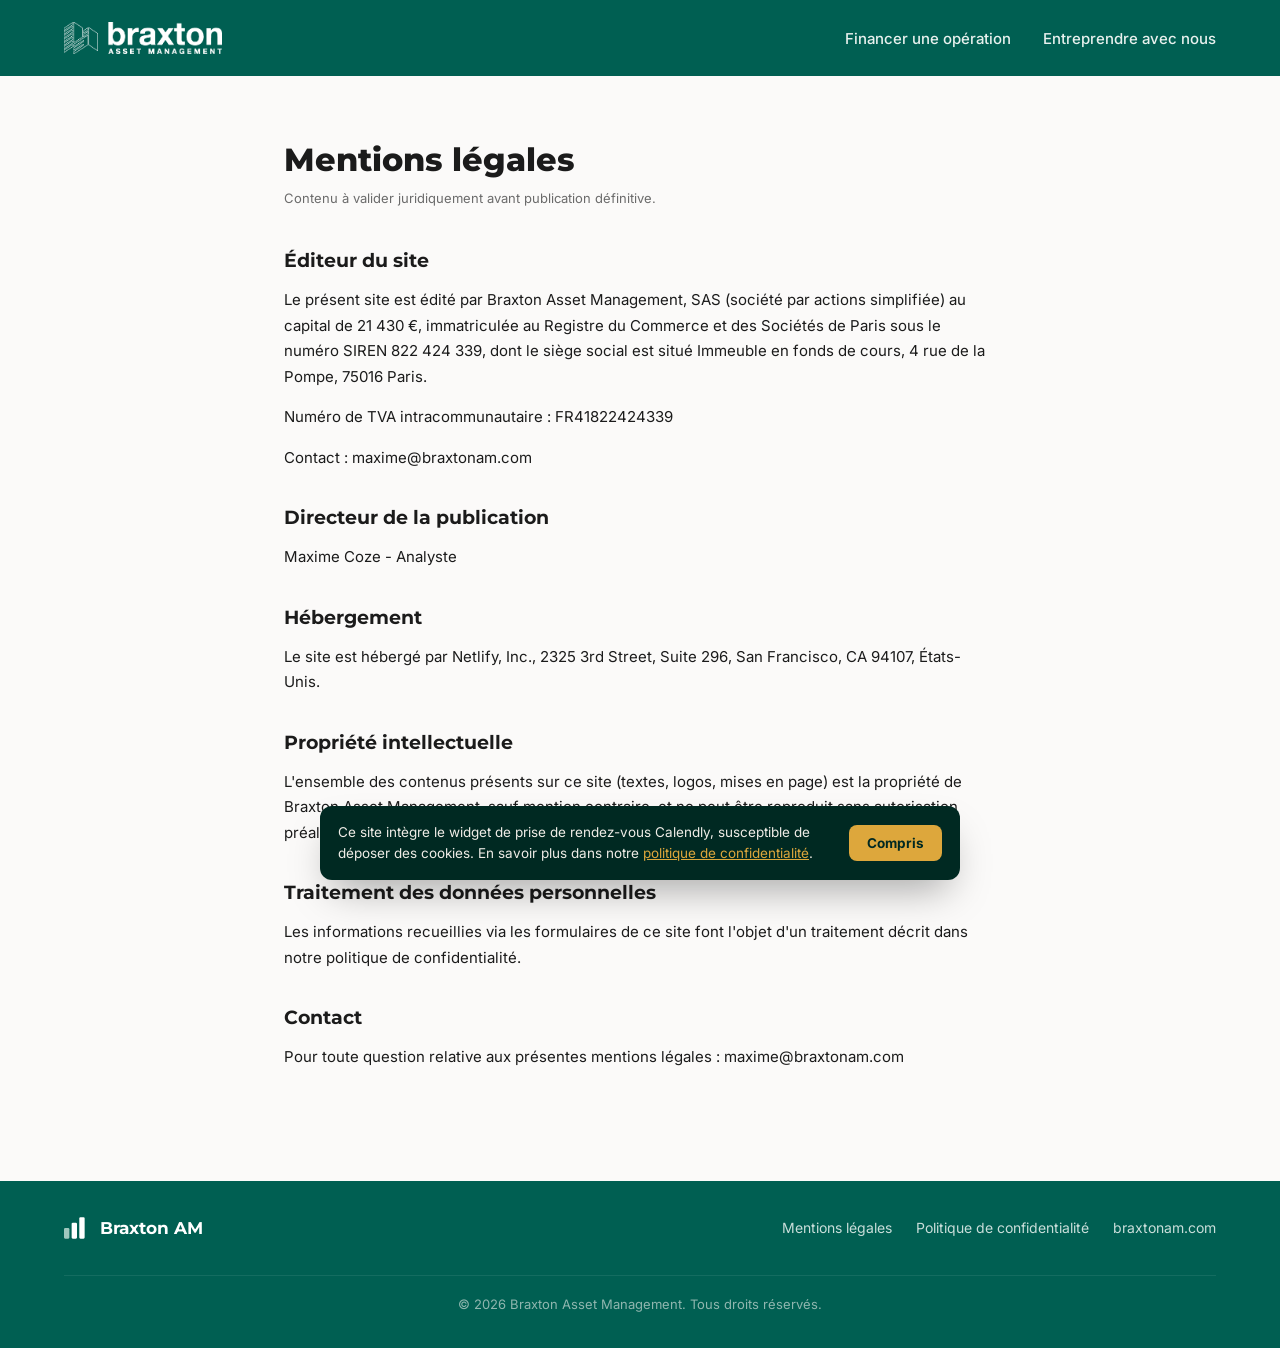
<file: mentions-legales.html>
<!DOCTYPE html>
<html lang="fr">
<head>
<meta charset="UTF-8">
<meta name="viewport" content="width=device-width, initial-scale=1.0">
<title>Braxton Studio — Mentions légales</title>
<meta name="description" content="Mentions légales du site Braxton Asset Management.">
<link rel="preconnect" href="https://fonts.googleapis.com">
<link rel="preconnect" href="https://fonts.gstatic.com" crossorigin>
<link href="https://fonts.googleapis.com/css2?family=Montserrat:wght@600;700;800&family=Inter:wght@400;500;600;700&display=swap" rel="stylesheet">
<link rel="stylesheet" href="style.css">
<link rel="icon" type="image/png" sizes="32x32" href="assets/favicon-braxtonam.png">
<link rel="icon" type="image/png" sizes="192x192" href="assets/favicon-braxtonam.png">
<link rel="apple-touch-icon" href="assets/favicon-braxtonam.png">
</head>
<body>

<!-- ===== HEADER ===== -->
<header class="site-header">
  <div class="container header-inner">
    <a href="index.html" class="logo">
      <img src="assets/braxton-am-logo-white.png" alt="Braxton Asset Management" class="logo-img">
    </a>
    <nav class="main-nav">
      <a href="financement.html">Financer une opération</a>
      <a href="lab.html">Entreprendre avec nous</a>
    </nav>
  </div>
</header>

<section class="legal-page">
  <div class="container">
    <h1>Mentions légales</h1>
    <p class="updated">Contenu à valider juridiquement avant publication définitive.</p>

    <h2>Éditeur du site</h2>
    <p>
      Le présent site est édité par Braxton Asset Management,
      SAS (société par actions simplifiée) au capital de 21 430 €,
      immatriculée au Registre du Commerce et des Sociétés de Paris sous le numéro SIREN 822 424 339,
      dont le siège social est situé Immeuble en fonds de cours, 4 rue de la Pompe, 75016 Paris.
    </p>
    <p>Numéro de TVA intracommunautaire : FR41822424339</p>
    <p>Contact : maxime@braxtonam.com</p>

    <h2>Directeur de la publication</h2>
    <p>Maxime Coze - Analyste</p>

    <h2>Hébergement</h2>
    <p>
      Le site est hébergé par Netlify, Inc., 2325 3rd Street, Suite 296, San Francisco, CA 94107, États-Unis.
    </p>

    <h2>Propriété intellectuelle</h2>
    <p>
      L'ensemble des contenus présents sur ce site (textes, logos, mises en page) est la propriété de
      Braxton Asset Management, sauf mention contraire, et ne peut être reproduit
      sans autorisation préalable.
    </p>

    <h2>Traitement des données personnelles</h2>
    <p>
      Les informations recueillies via les formulaires de ce site font l'objet d'un traitement décrit dans notre
      <a href="confidentialite.html">politique de confidentialité</a>.
    </p>

    <h2>Contact</h2>
    <p>Pour toute question relative aux présentes mentions légales : maxime@braxtonam.com</p>
  </div>
</section>

<!-- ===== FOOTER ===== -->
<footer class="site-footer">
  <div class="container footer-inner">
    <div class="footer-brand">
      <svg width="26" height="22" viewBox="0 0 34 28" fill="none"><rect x="0" y="14" width="7" height="14" rx="1.5" fill="#9FC7BE"/><rect x="10" y="7" width="7" height="21" rx="1.5" fill="#FFFFFF"/><rect x="20" y="0" width="7" height="28" rx="1.5" fill="#FFFFFF"/></svg>
      <span>Braxton AM</span>
    </div>
    <nav class="footer-nav">
      <a href="mentions-legales.html">Mentions légales</a>
      <a href="confidentialite.html">Politique de confidentialité</a>
      <a href="https://braxtonam.com" target="_blank" rel="noopener">braxtonam.com</a>
    </nav>
    <p class="footer-copy">© 2026 Braxton Asset Management. Tous droits réservés.</p>
  </div>
</footer>

<script src="script.js"></script>
</body>
</html>
</file>
<file: style.css>
:root {
  --green: #005F52;
  --green-dark: #002922;
  --gold: #DDA73C;
  --gold-soft: rgba(221, 167, 60, 0.3);
  --green-soft: rgba(0, 95, 82, 0.4);
  --green-faint: rgba(0, 95, 82, 0.1);
  --cream: #FBFAF9;
  --panel: #F1F0EE;
  --panel-2: #F3F5F7;
  --border: #E4E2DE;
  --text: #1B1B1B;
  --text-muted: #6B6B6B;
  --radius: 12px;
  --font-head: 'Montserrat', system-ui, sans-serif;
  --font-body: 'Inter', system-ui, sans-serif;
}

* { box-sizing: border-box; }
html { scroll-behavior: smooth; }
body {
  margin: 0;
  font-family: var(--font-body);
  color: var(--text);
  background: var(--cream);
  -webkit-font-smoothing: antialiased;
}
img, svg { display: block; }
a { text-decoration: none; color: inherit; }
ul { list-style: none; margin: 0; padding: 0; }
button { font-family: inherit; cursor: pointer; }

.container {
  max-width: 1200px;
  margin: 0 auto;
  padding: 0 24px;
}

/* ===== REVEAL AU SCROLL ===== */
/* .reveal : masque + decale + reduit legerement l'element ; .is-visible (ajoutee par script.js via
   IntersectionObserver quand l'element entre dans le viewport) le fait apparaitre.
   Neutralise si l'utilisateur prefere moins d'animation, ou si JS est desactive (voir noscript ci-dessous). */
@media (prefers-reduced-motion: no-preference) {
  .reveal {
    opacity: 0;
    transform: translateY(36px) scale(.97);
    transition: opacity .7s cubic-bezier(.16,.8,.3,1), transform .7s cubic-bezier(.16,.8,.3,1);
  }
  .reveal.is-visible { opacity: 1; transform: translateY(0) scale(1); }
  .reveal-1 { transition-delay: .1s; }
  .reveal-2 { transition-delay: .2s; }
  .reveal-3 { transition-delay: .3s; }
  .reveal-4 { transition-delay: .4s; }
}
@media (prefers-reduced-motion: no-preference) and (max-width: 560px) {
  /* Mobile : mouvement plus discret, l'ecran est deja petit — un gros deplacement y est plus brusque. */
  .reveal { transform: translateY(18px) scale(.99); }
}

/* ===== HOVER CARTES CLIQUABLES ===== */
/* solution-card et door sont des <a> pleine carte (voir HTML) : tout le bloc mene au meme
   endroit que son bouton/lien interne. process-step n'est pas cliquable (simple etape
   descriptive) : meme animation au survol, mais sans cursor:pointer. Feedback au survol
   uniquement sur les appareils avec un vrai pointeur (souris/trackpad) — evite l'etat
   "hover coince" au doigt sur tactile. */
.solution-card, .door { cursor: pointer; }
@media (hover: hover) and (pointer: fine) {
  .solution-card, .door, .process-step {
    transition: transform .25s ease, box-shadow .25s ease, border-color .25s ease;
  }
  .solution-card:hover, .door:hover, .process-step:hover {
    transform: translateY(-6px);
    box-shadow: 0 20px 40px -24px rgba(0, 41, 34, 0.35);
    border-color: var(--gold);
  }
  .solution-card:hover .card-icon, .bring-item:hover .card-icon { background: var(--gold); color: #fff; transition: background .25s ease, color .25s ease; }
  .solution-card:hover .card-link, .door:hover .btn-primary { text-decoration: underline; }
}

/* ===== HEADER ===== */
.site-header {
  background: var(--green);
  position: sticky;
  top: 0;
  z-index: 50;
}
.header-inner {
  display: flex;
  align-items: center;
  justify-content: space-between;
  height: 76px;
}
.logo { display: flex; align-items: center; gap: 10px; }
.logo-img { height: 32px; width: auto; display: block; }
/* Variante avec sous-titre (ex: "Real Estate Debt" sous le logo sur Financer une operation) :
   passe le logo en pile verticale au lieu de la ligne horizontale par defaut. */
.logo-with-tagline { flex-direction: column; align-items: flex-start; gap: 0; }
/* Le texte "braxton"/"ASSET MANAGEMENT" ne commence pas au bord de l'image : l'icone a
   gauche prend de la place avant. Mesure au pixel dans braxton-am-logo-white.png : le texte
   demarre a x=113 sur 401px de large -> 113/401 * largeur affichee (32px * 401/81) = 44.6px. */
.logo-tagline { font-size: 10px; font-weight: 700; letter-spacing: 1.2px; text-transform: uppercase; line-height: 1; color: #fff; margin-left: 44.6px; margin-top: 5px; }
.logo-lockup { height: 36px; width: auto; display: block; color: #FFFFFF; }
.main-nav { display: flex; gap: 32px; }
.main-nav a {
  color: #E8F1EE;
  font-size: 15px;
  font-weight: 500;
  transition: color .15s ease;
}
.main-nav a:hover { color: var(--gold); }
.main-nav a.active { color: var(--gold); font-weight: 700; }
.nav-toggle {
  display: none;
  flex-direction: column;
  gap: 5px;
  background: none;
  border: none;
  padding: 6px;
}
.nav-toggle span { width: 22px; height: 2px; background: #fff; border-radius: 2px; }

/* ===== HERO ===== */
.hero {
  background:
    radial-gradient(640px circle at 12% 8%, rgba(221, 167, 60, 0.16), transparent 60%),
    radial-gradient(560px circle at 88% 92%, rgba(0, 149, 128, 0.35), transparent 60%),
    var(--green-dark);
  padding: 64px 0 96px;
}
.hero-inner {
  display: grid;
  grid-template-columns: 1.05fr 0.95fr;
  gap: 56px;
  align-items: start;
}
.hero-copy h1 {
  font-family: var(--font-head);
  font-size: 42px;
  line-height: 1.15;
  font-weight: 800;
  color: #fff;
  margin: 0 0 20px;
}
.hero-copy h1 .muted { color: #9FC7BE; }
.hero-lead {
  color: #D6E5E1;
  font-size: 16px;
  line-height: 1.65;
  max-width: 540px;
  margin: 0 0 28px;
}
.hero-points {
  display: grid;
  grid-template-columns: 1fr 1fr;
  gap: 14px 24px;
}
.hero-points li {
  display: flex;
  align-items: center;
  gap: 10px;
  color: #EFEDE7;
  font-size: 15px;
  font-weight: 500;
}
.dot {
  width: 8px; height: 8px;
  border-radius: 50%;
  background: var(--gold);
  flex: none;
}

/* ===== FORM CARD ===== */
.form-card {
  background: #fff;
  border-radius: 18px;
  padding: 28px;
  box-shadow: 0 30px 60px -20px rgba(0,20,15,0.35);
}
.steps-bar { display: flex; justify-content: space-between; margin-bottom: 10px; }
.step-item { display: flex; align-items: center; gap: 8px; opacity: .45; transition: opacity .2s; }
.step-item.active, .step-item.done { opacity: 1; }
.step-circle {
  width: 26px; height: 26px;
  border-radius: 50%;
  background: #D9D6D0;
  color: #6B6B6B;
  display: flex; align-items: center; justify-content: center;
  font-size: 13px; font-weight: 700;
  flex: none;
}
.step-item.active .step-circle, .step-item.done .step-circle {
  background: var(--green); color: #fff;
}
.step-label { font-size: 13px; font-weight: 600; color: var(--text); white-space: nowrap; }
.steps-track { height: 3px; background: #EDEBE7; border-radius: 3px; margin-bottom: 24px; overflow: hidden; }
.steps-progress { height: 100%; width: 33.33%; background: var(--green); transition: width .3s ease; }

.form-step { display: none; }
.form-step.active { display: block; animation: fadeIn .25s ease; }
@keyframes fadeIn { from { opacity: 0; transform: translateY(4px);} to { opacity: 1; transform: translateY(0);} }

.form-row { display: grid; grid-template-columns: 1fr 1fr; gap: 16px; }
.form-field { margin-bottom: 18px; }
.form-field label { display: block; font-size: 13px; font-weight: 600; color: var(--text); margin-bottom: 6px; }
.form-field input, .form-field select, .form-field textarea {
  width: 100%;
  padding: 12px 14px;
  border: 1px solid var(--border);
  border-radius: 10px;
  font-size: 14px;
  font-family: inherit;
  background: #fff;
  color: var(--text);
  resize: vertical;
}
.form-field input:focus, .form-field select:focus, .form-field textarea:focus {
  outline: none;
  border-color: var(--green);
  box-shadow: 0 0 0 3px var(--green-faint);
}
.form-field input::placeholder, .form-field textarea::placeholder { color: #A9A6A0; }
.form-field label .optional { font-weight: 400; color: #A9A6A0; }

.dropzone {
  display: flex; flex-direction: column; align-items: center; justify-content: center;
  gap: 10px;
  border: 1.5px dashed #C9C6C0;
  border-radius: 12px;
  padding: 36px 16px;
  color: var(--text-muted);
  cursor: pointer;
  transition: border-color .15s, background .15s;
}
.dropzone:hover, .dropzone.dragover { border-color: var(--green); background: var(--green-faint); }
.dropzone svg { color: var(--green); }
.dropzone.dropzone-error { border-color: #C0392B; background: none; color: #C0392B; }
.dropzone.dropzone-error svg { color: #C0392B; }
.hint { font-size: 12px; color: var(--text-muted); margin-top: 8px; }

.form-footer {
  display: flex; align-items: center; justify-content: flex-end; gap: 16px;
  border-top: 1px solid var(--border);
  padding-top: 18px;
  margin-top: 6px;
}
.btn-link {
  background: none; border: none;
  color: var(--text-muted);
  font-size: 14px; font-weight: 600;
}
.btn-primary {
  background: var(--green);
  color: #fff;
  border: none;
  border-radius: 12px;
  padding: 14px 24px;
  font-size: 15px;
  font-weight: 700;
  white-space: nowrap;
  transition: background .15s ease, transform .1s ease;
}
.btn-primary:hover { background: #00473e; }
.btn-primary:active { transform: scale(0.98); }
.step-hint { text-align: right; font-size: 12px; color: var(--text-muted); margin: 10px 0 0; }
.success-panel {
  text-align: center;
  padding: 24px 8px 12px;
  animation: fadeIn .3s ease;
}
.success-icon {
  width: 60px; height: 60px;
  margin: 0 auto 20px;
  border-radius: 50%;
  background: var(--green-faint);
  color: var(--green);
  display: flex; align-items: center; justify-content: center;
}
.success-panel h3 {
  font-family: var(--font-head);
  font-size: 21px;
  font-weight: 800;
  color: var(--text);
  margin: 0 0 12px;
}
.success-panel p {
  color: var(--text-muted);
  font-size: 14.5px;
  line-height: 1.6;
  max-width: 420px;
  margin: 0 auto;
}
.success-panel strong { color: var(--green); }

/* ===== CALL BAR ===== */
.call-bar { background: var(--panel-2); padding: 22px 0; }
.call-bar-inner {
  display: flex; align-items: center; justify-content: center;
  gap: 20px; flex-wrap: wrap;
}
.call-bar-inner p {
  display: flex; align-items: center; gap: 10px;
  margin: 0; font-size: 15px; color: var(--text);
}
.call-bar-inner .icon { color: var(--green); flex: none; }
.call-bar .btn-primary { padding: 12px 22px; }

/* ===== SOLUTIONS ===== */
.solutions { padding: 96px 0; text-align: center; }
.eyebrow {
  color: var(--green);
  font-weight: 700;
  font-size: 13px;
  letter-spacing: 1.5px;
  text-transform: uppercase;
  margin: 0 0 12px;
}
.solutions h2 {
  font-family: var(--font-head);
  font-size: 34px;
  font-weight: 800;
  max-width: 760px;
  margin: 0 auto 18px;
  line-height: 1.25;
}
.section-lead {
  max-width: 620px;
  margin: 0 auto 56px;
  color: var(--text-muted);
  font-size: 16px;
  line-height: 1.6;
}
.cards-grid {
  display: grid;
  grid-template-columns: repeat(3, 1fr);
  gap: 24px;
  text-align: left;
}
.solution-card {
  background: #fff;
  border: 1px solid var(--border);
  border-radius: 16px;
  padding: 28px;
  display: flex;
  flex-direction: column;
}
.card-icon {
  width: 44px; height: 44px;
  border-radius: 10px;
  background: var(--green-faint);
  color: var(--green);
  display: flex; align-items: center; justify-content: center;
  margin-bottom: 18px;
}
.card-eyebrow {
  font-size: 12px;
  font-weight: 700;
  letter-spacing: 1px;
  color: var(--gold);
  text-transform: uppercase;
  margin: 0 0 6px;
}
.solution-card h3 {
  font-family: var(--font-head);
  font-size: 20px;
  margin: 0 0 12px;
}
.solution-card p:not(.card-eyebrow) {
  color: var(--text-muted);
  font-size: 14.5px;
  line-height: 1.6;
  flex: 1;
  margin: 0 0 20px;
}
.card-link { color: var(--green); font-weight: 700; font-size: 14.5px; }
.card-link:hover { text-decoration: underline; }

.card-specs {
  border-top: 1px solid var(--border);
  padding-top: 14px;
  margin: 0 0 18px;
  display: flex;
  flex-direction: column;
  gap: 8px;
}
.spec-row { display: flex; justify-content: space-between; align-items: baseline; gap: 12px; font-size: 13px; }
.spec-row span { color: var(--text-muted); }
.spec-row strong { color: var(--text); font-weight: 700; text-align: right; }

/* ===== CAPITAL / LTV ===== */
.capital { background: var(--panel); padding: 96px 0; }
.capital-inner {
  display: grid;
  grid-template-columns: 1fr 1fr;
  gap: 64px;
  align-items: center;
}
.ltv-bar {
  display: flex; align-items: center; justify-content: space-between;
  padding: 20px 22px;
  border-radius: 12px;
  margin-bottom: 14px;
  font-weight: 700;
  font-size: 15px;
}
.bar-1 { background: var(--green-faint); color: var(--green-dark); }
.bar-2 { background: var(--gold-soft); color: var(--green-dark); }
.bar-3 { background: var(--green-soft); color: var(--green-dark); }
.bar-4 { background: var(--green); color: #fff; }
.capital-col h2 {
  font-family: var(--font-head);
  font-size: 32px;
  font-weight: 800;
  margin: 0 0 18px;
}
.capital-col p {
  color: var(--text-muted);
  line-height: 1.7;
  margin: 0 0 16px;
  font-size: 15px;
}
.capital-col strong { color: var(--text); }

/* ===== BRAXTON LAB ===== */
.lab { background: #fff; padding: 80px 0; border-top: 1px solid var(--border); }
.lab-inner {
  display: flex;
  align-items: center;
  justify-content: space-between;
  gap: 40px;
  flex-wrap: wrap;
}
.lab-copy { max-width: 620px; }
.lab-copy h2 {
  font-family: var(--font-head);
  font-size: 30px;
  font-weight: 800;
  color: var(--text);
  margin: 0 0 14px;
}
.lab-copy p { color: var(--text-muted); line-height: 1.7; font-size: 15px; margin: 0; }
.lab .calendly-cta { flex: none; }

/* ===== PAGE HERO (home / lab / mentions / confidentialite) ===== */
.page-hero { background: var(--green); padding: 72px 0 64px; text-align: center; }
.page-hero-inner { max-width: 760px; margin: 0 auto; }
/* Halo degrade : reserve aux pages editoriales (accueil, lab) via cette classe additionnelle.
   Les pages legales gardent .page-hero seul, en aplat, plus sobre. */
.page-hero-glow {
  background:
    radial-gradient(640px circle at 15% 10%, rgba(221, 167, 60, 0.16), transparent 60%),
    radial-gradient(560px circle at 85% 95%, rgba(0, 149, 128, 0.35), transparent 60%),
    var(--green-dark);
}

/* ===== STATS BAR ===== */
.stats-bar {
  display: grid;
  grid-template-columns: repeat(4, 1fr);
  gap: 28px 24px;
  margin-top: 48px;
  padding-top: 36px;
  border-top: 1px solid rgba(255, 255, 255, 0.15);
}
.stat-item { display: flex; flex-direction: column; }
.stat-number {
  font-family: var(--font-head);
  font-size: 30px;
  font-weight: 800;
  color: var(--gold);
  line-height: 1.15;
  margin: 0;
  /* Hauteur reservee pour 2 lignes : meme le libelle le plus court (une seule ligne) s'aligne
     sur la meme ligne de base que "Toutes typologies", qui en prend deux. */
  min-height: 74px;
  display: flex;
  align-items: flex-end;
  /* Centre par defaut (coherent avec le text-align:center des sections .solutions) ;
     .hero, en desaccord avec ce defaut, repasse explicitement a gauche ci-dessous. */
  justify-content: center;
}
.stat-label {
  font-size: 13px;
  color: #B7D6CF;
  line-height: 1.4;
  margin: 6px 0 0;
}
.stats-bar-3 { grid-template-columns: repeat(3, 1fr); }
.hero .stats-bar { text-align: left; }
.hero .stat-number { justify-content: flex-start; }
.page-hero .stats-bar { text-align: center; }
.page-hero .stat-number { justify-content: center; }
.page-hero p.eyebrow { color: #B7D6CF; justify-content: center; }
.page-hero h1 {
  color: #fff;
  font-family: var(--font-head);
  font-size: 40px;
  font-weight: 800;
  line-height: 1.25;
  margin: 10px 0 18px;
}
.page-hero-lead { color: #D7E7E2; font-size: 17px; line-height: 1.65; margin: 0 auto 28px; max-width: 620px; }
.page-hero-ctas { display: flex; justify-content: center; gap: 16px; flex-wrap: wrap; }
.btn-secondary {
  display: inline-flex; align-items: center; gap: 8px;
  background: transparent;
  color: #fff;
  border: 1.5px solid rgba(255,255,255,0.5);
  border-radius: 12px;
  padding: 13px 22px;
  font-size: 15px;
  font-weight: 700;
  transition: border-color .15s ease, background .15s ease;
}
.btn-secondary:hover { border-color: #fff; background: rgba(255,255,255,0.08); }

/* ===== DOORS (home) ===== */
.doors { padding: 72px 0 96px; }
.doors-grid { display: grid; grid-template-columns: 1fr 1fr; gap: 28px; }
.door {
  border: 1px solid var(--border);
  border-radius: 18px;
  padding: 36px 32px;
  background: #fff;
  display: flex;
  flex-direction: column;
  transition: box-shadow .2s ease, transform .2s ease;
}
.door:hover { box-shadow: 0 24px 48px -24px rgba(0,20,15,0.25); transform: translateY(-2px); }
.door-accent { width: 40px; height: 4px; border-radius: 2px; margin-bottom: 22px; }
.door-a .door-accent { background: var(--green); }
.door-b .door-accent { background: var(--gold); }
.door h2 { font-family: var(--font-head); font-size: 23px; font-weight: 800; margin: 0 0 12px; }
.door p { color: var(--text-muted); font-size: 15px; line-height: 1.65; margin: 0 0 26px; flex: 1; }
.door .btn-primary { align-self: flex-start; }

/* ===== CE QUE NOUS APPORTONS (lab) ===== */
.bring-grid {
  display: grid;
  grid-template-columns: repeat(auto-fit, minmax(220px, 1fr));
  gap: 28px 24px;
  margin-top: 40px;
}
.bring-item { text-align: center; }
.bring-item .card-icon { margin: 0 auto 14px; }
.bring-item h3 { font-size: 16.5px; font-weight: 700; margin: 0 0 8px; }
.bring-item p { color: var(--text-muted); font-size: 14.5px; line-height: 1.6; margin: 0; }


/* ===== COMMENT CA MARCHE (lab) ===== */
.process-grid {
  display: grid;
  grid-template-columns: repeat(4, 1fr);
  gap: 20px;
  margin-top: 40px;
}
.process-step { background: #fff; border: 1px solid var(--border); border-radius: 16px; padding: 28px 22px; }
.process-step .step-num { font-family: var(--font-head); font-size: 13px; font-weight: 800; color: var(--gold); letter-spacing: 1px; }
.process-step h3 { font-size: 15.5px; font-weight: 700; margin: 10px 0 8px; }
.process-step p { color: var(--text-muted); font-size: 13.5px; line-height: 1.6; margin: 0; }
.process-grid-3 { grid-template-columns: repeat(3, 1fr); }

/* ===== NOS REALISATIONS - ONGLETS (lab) ===== */
.solutions-dark { background: var(--green-dark); }
.solutions-dark .eyebrow { color: #B7D6CF; }
.solutions-dark h2 { color: #fff; }
.solutions-dark .section-lead { color: #D7E7E2; }

.case-tabs {
  display: flex;
  gap: 8px;
  margin-top: 40px;
  overflow-x: auto;
  scrollbar-width: none;
}
.case-tabs::-webkit-scrollbar { display: none; }
.case-tab {
  flex: none;
  background: transparent;
  border: 1.5px solid rgba(255, 255, 255, 0.3);
  color: #D7E7E2;
  border-radius: 999px;
  padding: 10px 20px;
  font-size: 14px;
  font-weight: 700;
  font-family: inherit;
  white-space: nowrap;
  transition: border-color .15s ease, background .15s ease, color .15s ease;
}
.case-tab[aria-selected="true"] { background: var(--gold); border-color: var(--gold); color: var(--green-dark); }
.case-tab:focus-visible { outline: 2px solid var(--gold); outline-offset: 2px; }
@media (hover: hover) and (pointer: fine) {
  .case-tab:hover { border-color: var(--gold); }
}
.case-panel { margin-top: 40px; }
/* Titre du panneau uniquement (pas .case-panel h3, qui matchait aussi a tort les titres
   01/02/03 des cartes plus bas dans le DOM : ils heritaient de ce blanc/28px et
   devenaient illisibles, blancs sur leurs cartes blanches). Deux emplacements possibles
   selon qu'il y a un logo ou non : voir .case-panel-head plus bas et OpenHouse (sans logo,
   h3 en enfant direct de .case-panel). */
.case-panel-head h3, .case-panel > h3 { font-family: var(--font-head); font-size: 28px; font-weight: 800; color: #fff; margin: 0 0 12px; line-height: 1.3; }
.case-panel-link { display: inline-flex; align-items: center; gap: 6px; margin-top: 24px; color: #fff; font-weight: 700; font-size: 14.5px; }

/* Logo de l'operateur, a cote du titre, tous deux centres comme le reste du panneau. */
.case-panel-head { display: flex; align-items: center; justify-content: center; gap: 14px; margin-bottom: 12px; }
.case-panel-head h3 { margin: 0; }
.case-logo-badge { flex: none; display: flex; align-items: center; background: #fff; border-radius: 10px; padding: 6px 12px; }
.case-logo-badge img { display: block; width: auto; }
.logo-alfred-hotels { height: 20px; }
.logo-urban-pro { height: 40px; }

/* Cartes 01/02/03 avec photo : l'image occupe toute la largeur en haut de la carte
   (coins arrondis herites via overflow:hidden), le texte reprend le padding standard
   juste en dessous. Meme ratio pour toutes les photos, quel que soit l'operateur. */
.process-step-photo { padding: 0; overflow: hidden; display: flex; flex-direction: column; }
.process-step-photo .case-photo { width: 100%; aspect-ratio: 3 / 2; object-fit: cover; display: block; }
.process-step-photo .process-step-body { padding: 22px 22px 28px; }
@media (hover: hover) and (pointer: fine) {
  .case-panel-link:hover { text-decoration: underline; }
}

/* ===== FAQ (lab) ===== */
.faq { padding: 72px 0; }
.faq-list { max-width: 760px; margin: 40px auto 0; }
.faq-item { border-bottom: 1px solid var(--border); }
.faq-question {
  width: 100%; text-align: left; background: none; border: none;
  padding: 20px 4px; display: flex; align-items: center; justify-content: space-between; gap: 16px;
  font-size: 16px; font-weight: 700; color: var(--text); cursor: pointer;
  font-family: inherit;
}
.faq-question .chevron { transition: transform .2s ease; flex: none; color: var(--text-muted); }
.faq-item.open .faq-question .chevron { transform: rotate(180deg); }
.faq-answer { max-height: 0; overflow: hidden; transition: max-height .25s ease; }
.faq-item.open .faq-answer { max-height: 400px; }
.faq-answer p { color: var(--text-muted); font-size: 14.5px; line-height: 1.65; margin: 0 0 20px; padding: 0 4px; }


/* ===== LEGAL PAGES ===== */
.legal-page { padding: 64px 0 96px; }
.legal-page .container { max-width: 760px; }
.legal-page h1 { font-family: var(--font-head); font-size: 32px; font-weight: 800; margin: 0 0 8px; }
.legal-page .updated { color: var(--text-muted); font-size: 13px; margin: 0 0 40px; }
.legal-page h2 { font-family: var(--font-head); font-size: 19px; font-weight: 700; margin: 36px 0 12px; }
.legal-page p, .legal-page li { color: var(--text); font-size: 15px; line-height: 1.7; }
.legal-page ul { padding-left: 20px; }
.legal-page .placeholder { background: var(--gold-soft); border-radius: 4px; padding: 1px 6px; font-weight: 600; }

/* ===== COOKIE NOTICE ===== */
.cookie-notice {
  position: fixed;
  left: 20px;
  right: 20px;
  bottom: 20px;
  z-index: 100;
  max-width: 640px;
  margin: 0 auto;
  background: var(--green-dark);
  color: #EFEDE7;
  border-radius: 12px;
  padding: 16px 18px;
  display: flex;
  align-items: center;
  gap: 16px;
  flex-wrap: wrap;
  box-shadow: 0 20px 40px -12px rgba(0,0,0,0.35);
}
.cookie-notice p { margin: 0; font-size: 13.5px; line-height: 1.55; flex: 1 1 320px; }
.cookie-notice a { color: var(--gold); text-decoration: underline; }
.cookie-notice-ok {
  background: var(--gold);
  color: var(--green-dark);
  border: none;
  border-radius: 8px;
  padding: 10px 18px;
  font-size: 13.5px;
  font-weight: 700;
  white-space: nowrap;
  flex: none;
}
.cookie-notice-ok:hover { background: #E8B958; }

/* ===== FOOTER ===== */
.site-footer { background: var(--green); padding: 36px 0; }
.footer-inner {
  display: flex; align-items: center; justify-content: space-between;
  flex-wrap: wrap; gap: 16px;
}
.footer-brand { display: flex; align-items: center; gap: 10px; color: #fff; font-family: var(--font-head); font-weight: 700; font-size: 17px; }
.footer-nav { display: flex; gap: 24px; flex-wrap: wrap; }
.footer-nav a { color: #C9DEDA; font-size: 14px; }
.footer-nav a:hover { color: var(--gold); }
.footer-copy { color: #8FB6AF; font-size: 13px; margin: 0; width: 100%; text-align: center; padding-top: 20px; border-top: 1px solid rgba(255,255,255,0.08); margin-top: 20px; }

/* ===== RESPONSIVE ===== */
@media (max-width: 960px) {
  .hero-inner { grid-template-columns: 1fr; }
  .capital-inner { grid-template-columns: 1fr; gap: 40px; }
  .cards-grid { grid-template-columns: 1fr; }
  .doors-grid { grid-template-columns: 1fr; }
  .process-grid { grid-template-columns: 1fr 1fr; }
  .stats-bar { grid-template-columns: 1fr 1fr; }
  /* 3 stats dans une grille a 2 colonnes laisserait le 3e isole dans la colonne de
     gauche (non centre) : on repasse cette variante en 1 colonne. */
  .stats-bar-3 { grid-template-columns: 1fr; }
}
@media (max-width: 560px) {
  .hero-copy h1 { font-size: 30px; }
  .hero-points { grid-template-columns: 1fr; }
  .form-row { grid-template-columns: 1fr; }
  .solutions h2 { font-size: 26px; }
  .form-card { padding: 20px; }
  .step-label { display: none; }
  .header-inner { flex-wrap: wrap; height: auto; padding: 12px 0; gap: 10px 20px; }
  .main-nav { width: 100%; justify-content: center; gap: 16px; }
  .main-nav a { font-size: 14px; }
  .page-hero h1 { font-size: 28px; }
  .process-grid { grid-template-columns: 1fr; }
  .door { padding: 28px 22px; }
  .lab-inner .btn-primary { white-space: normal; width: 100%; text-align: center; }
  /* Logo + nom de l'operateur : a cote sur desktop, empiles (logo au-dessus, tout
     centre) sur mobile — cote a cote, le titre sur plusieurs lignes ecrasait le logo
     contre le bord gauche au lieu de rester groupe avec le nom. */
  .case-panel-head { flex-direction: column; }
}
</file>
